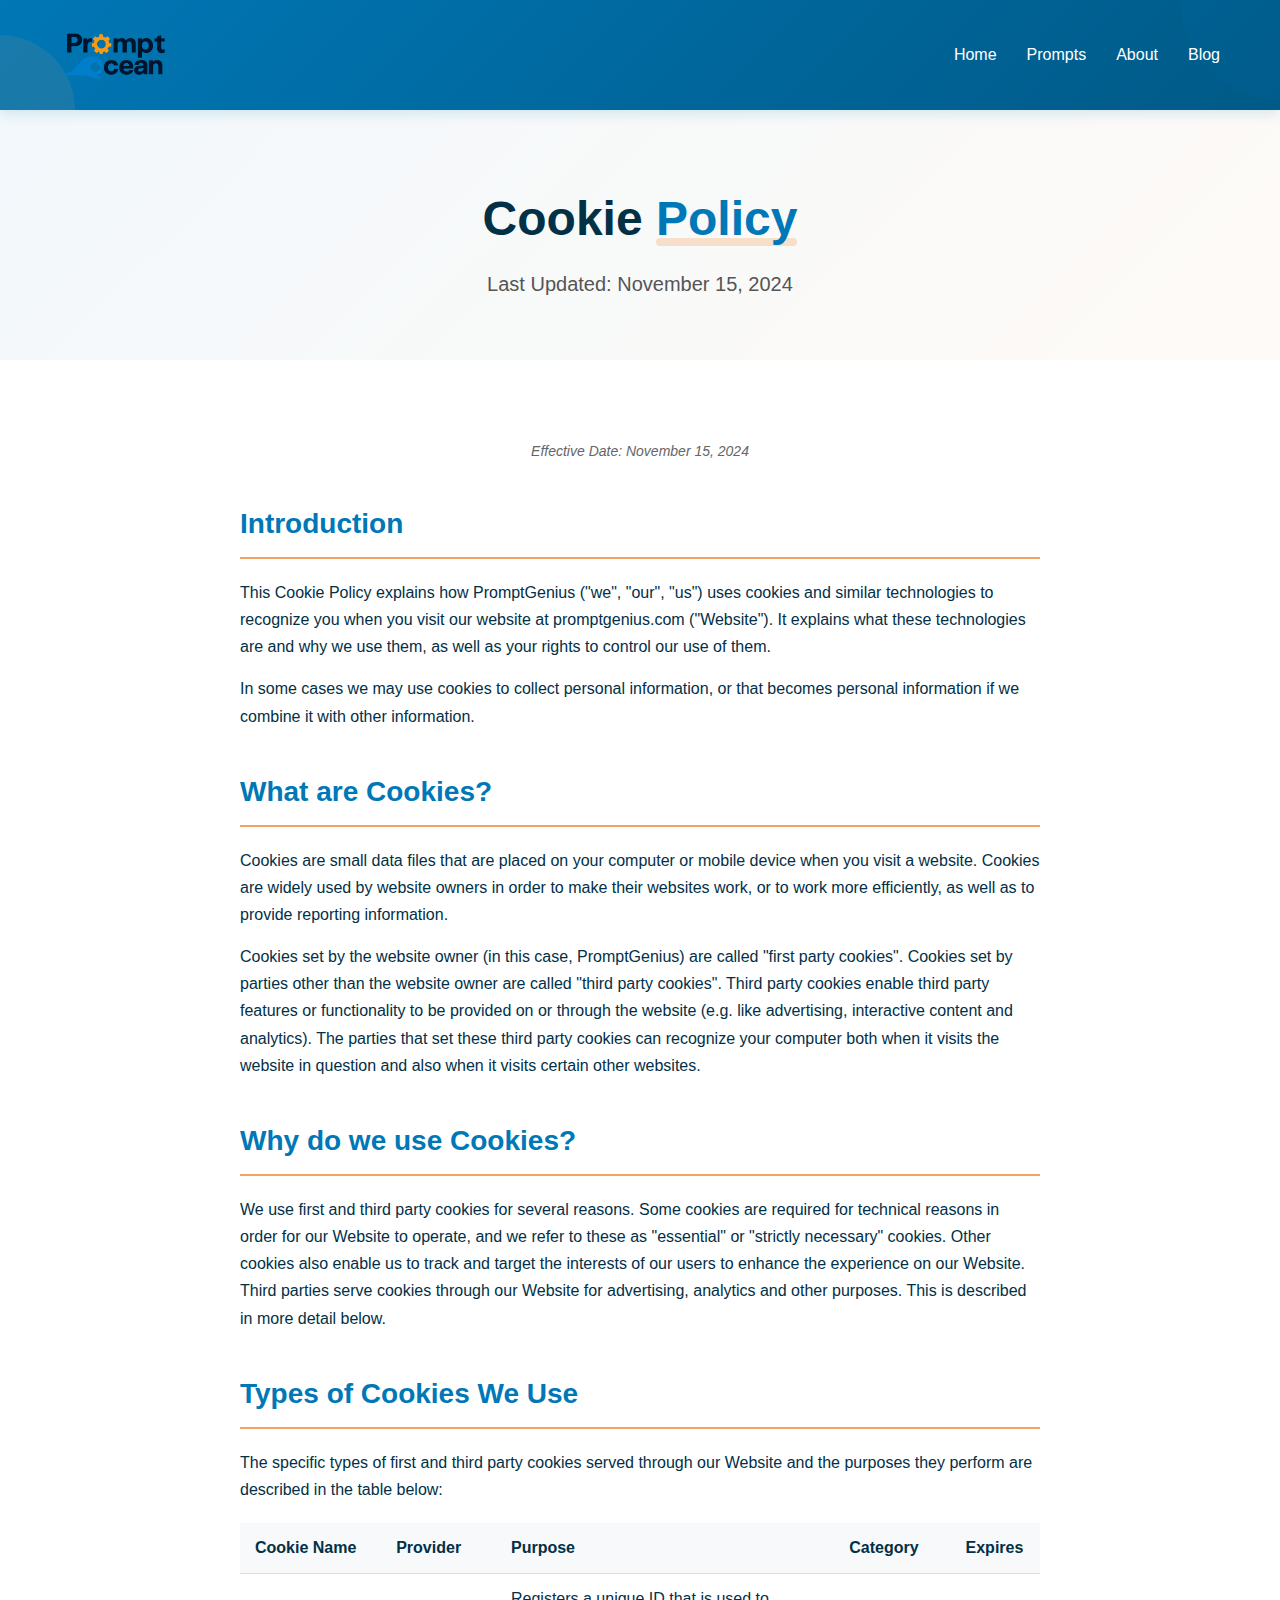
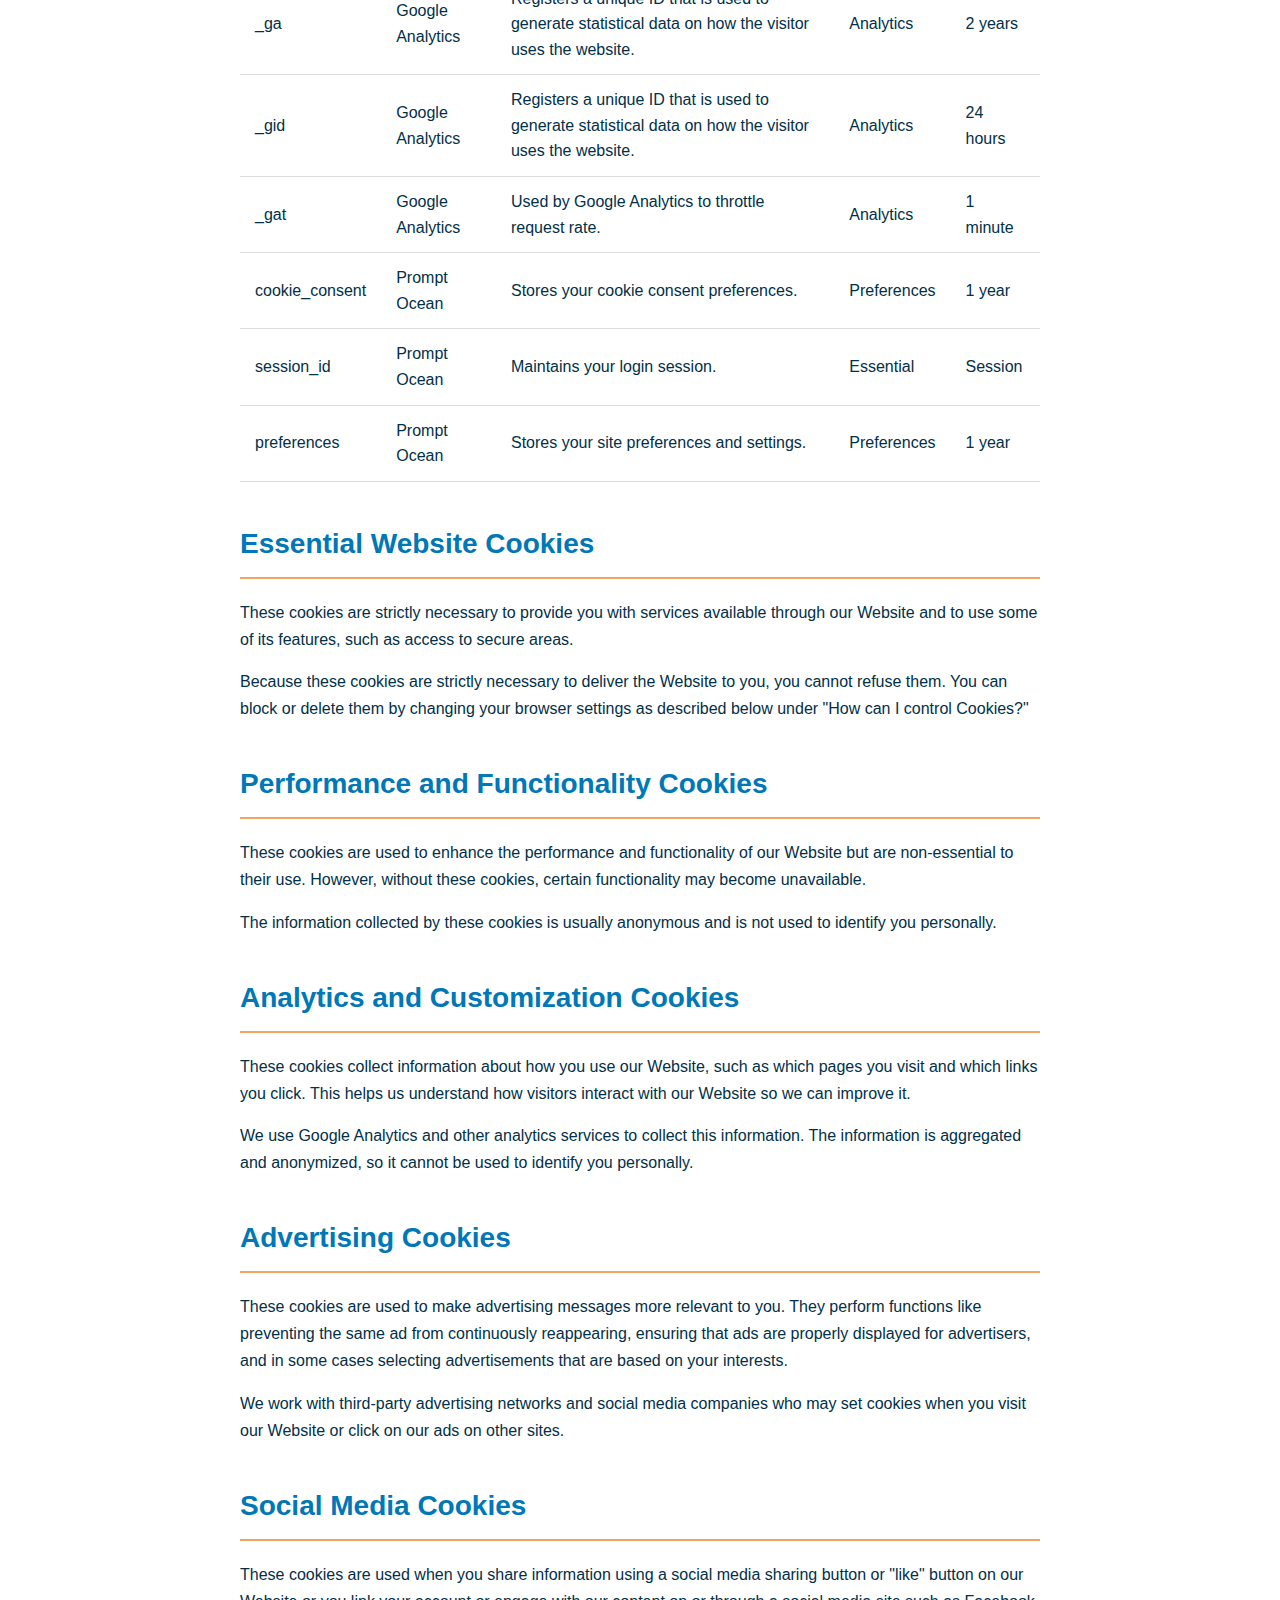
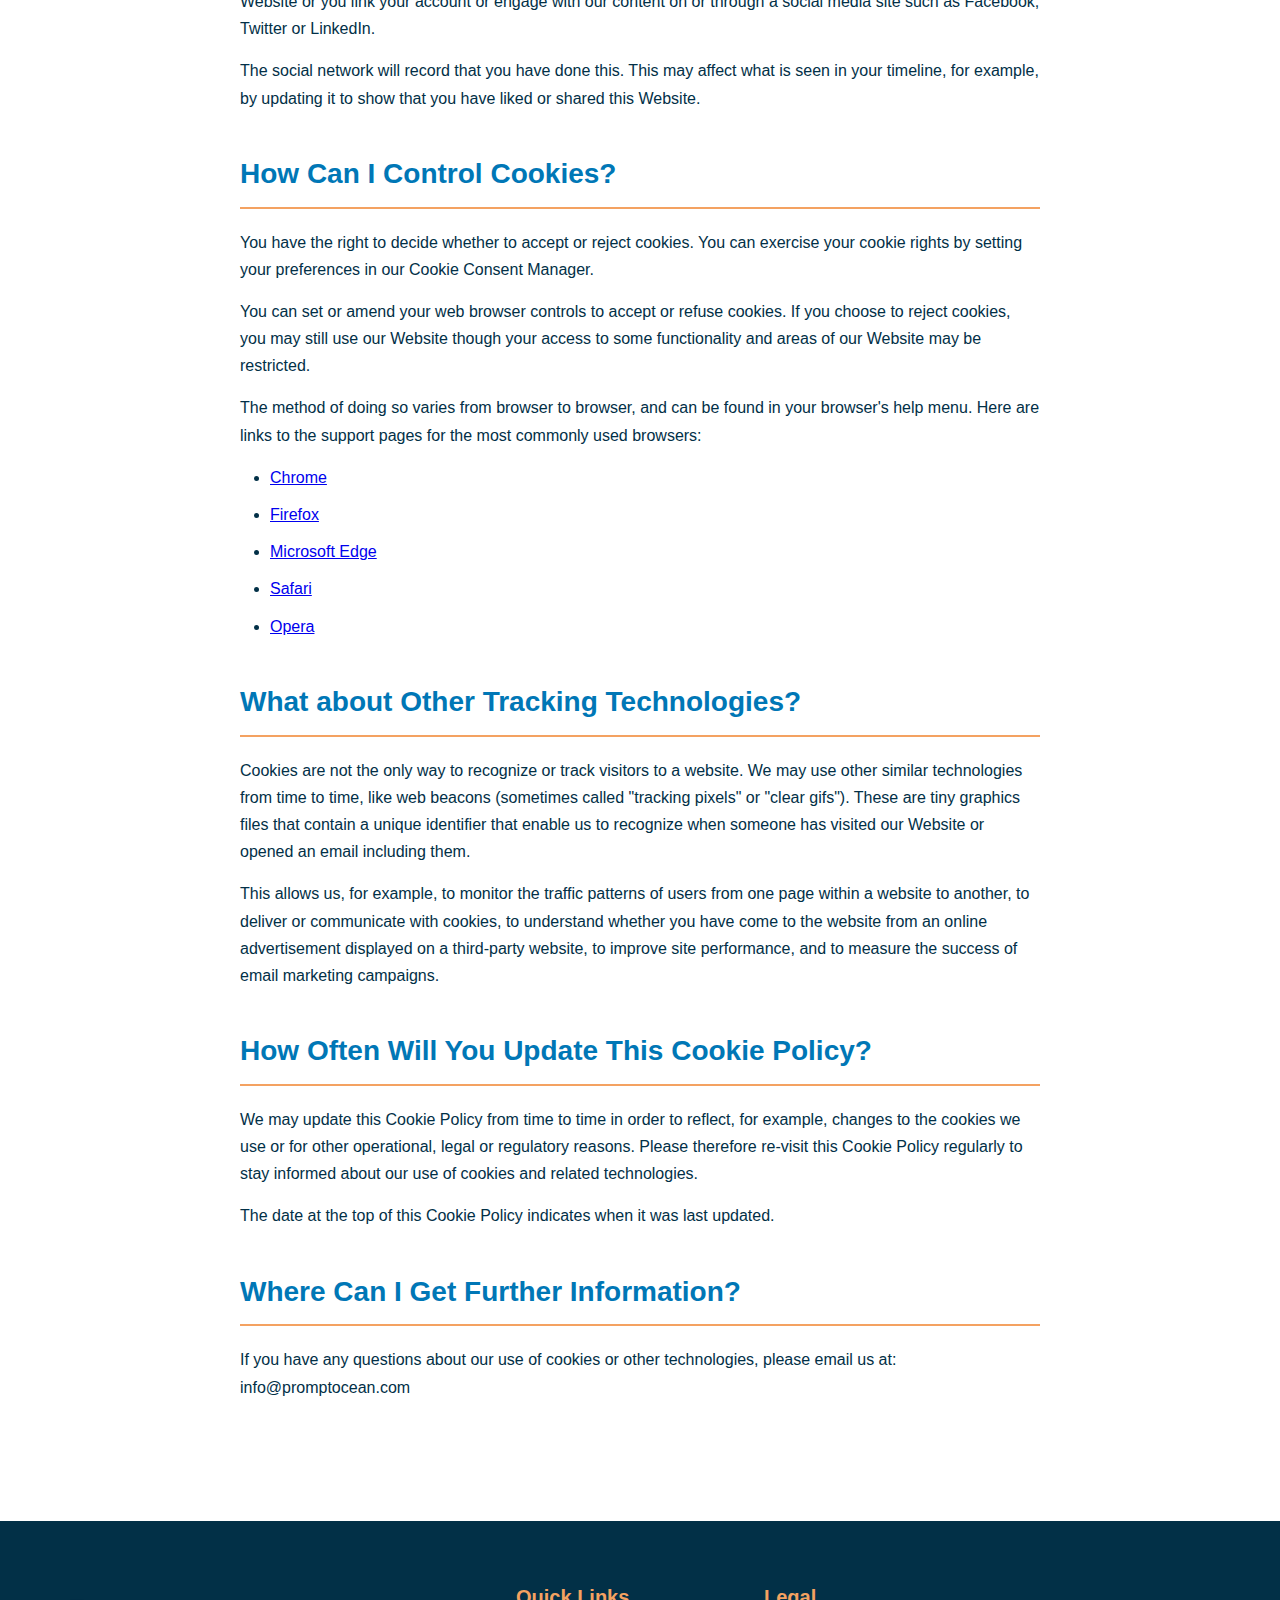
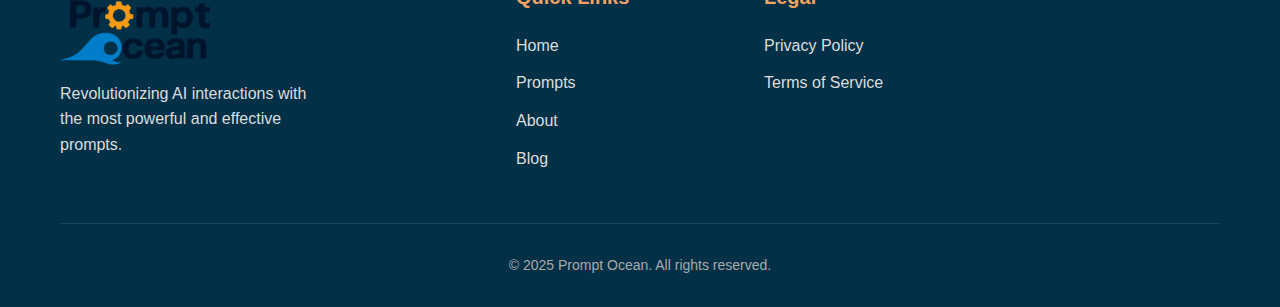
<file: cookie-policy.html>
<!DOCTYPE html>
<html lang="en">
<head>
    <meta charset="UTF-8">
    <meta name="viewport" content="width=device-width, initial-scale=1.0">
    <meta name="description" content="Cookie Policy for Prompt Ocean - Learn about the cookies we use and how they enhance your experience.">
    <title>Cookie Policy | Prompt Ocean</title>
    
    <!-- PWA Meta Tags -->
    <meta name="theme-color" content="#0077B6">
    <meta name="apple-mobile-web-app-capable" content="yes">
    <meta name="apple-mobile-web-app-status-bar-style" content="default">
    <meta name="apple-mobile-web-app-title" content="Prompt Ocean">
    <meta name="msapplication-TileColor" content="#0077B6">
    
    <!-- Icons -->
    <link rel="icon" type="image/png" sizes="32x32" href="assets/img/favicon.png">
    <link rel="apple-touch-icon" href="assets/img/logo.png">
    <link rel="manifest" href="/manifest.json">
    <script src="https://unpkg.com/lucide@latest/dist/umd/lucide.js"></script>
    <style>
        :root {
            --primary: #0077B6;
            --accent: #F4A261;
            --text: #023047;
            --white: #FFFFFF;
            --light-bg: #f8f9fa;
            --gray: #666;
            --border: #ddd;
        }

        * {
            margin: 0;
            padding: 0;
            box-sizing: border-box;
            font-family: 'Segoe UI', Tahoma, Geneva, Verdana, sans-serif;
        }

        body {
            background-color: var(--white);
            color: var(--text);
            line-height: 1.6;
            overflow-x: hidden;
        }

        .container {
            max-width: 1200px;
            margin: 0 auto;
            padding: 0 20px;
        }

        header {
            background: linear-gradient(135deg, var(--primary), #005a87);
            color: var(--white);
            padding: 20px 0;
            box-shadow: 0 4px 12px rgba(0, 119, 182, 0.15);
            position: relative;
            overflow: hidden;
            z-index: 10;
        }

        .header-content {
            display: flex;
            justify-content: space-between;
            align-items: center;
            position: relative;
            z-index: 1;
        }

        .logo {
            display: flex;
            align-items: center;
            cursor: pointer;
        }

        .logo-image {
            height: 70px;
            width: auto;
        }

        nav ul {
            display: flex;
            list-style: none;
            gap: 30px;
        }

        nav a {
            color: var(--white);
            text-decoration: none;
            font-weight: 500;
            font-size: 16px;
            transition: all 0.3s ease;
            position: relative;
        }

        nav a:hover {
            color: var(--accent);
        }

        nav a::after {
            content: '';
            position: absolute;
            bottom: -5px;
            left: 0;
            width: 0;
            height: 2px;
            background-color: var(--accent);
            transition: width 0.3s ease;
        }

        nav a:hover::after {
            width: 100%;
        }

        .hero {
            padding: 80px 0 60px;
            text-align: center;
            background: linear-gradient(135deg, rgba(0, 119, 182, 0.05) 0%, rgba(244, 162, 97, 0.05) 100%);
            position: relative;
            z-index: 1;
        }

        .hero h1 {
            font-size: 48px;
            font-weight: 800;
            margin-bottom: 20px;
            color: var(--text);
            line-height: 1.2;
        }

        .hero p {
            font-size: 20px;
            color: #555;
            max-width: 700px;
            margin: 0 auto;
        }

        .highlight {
            color: var(--primary);
            position: relative;
            display: inline-block;
        }

        .highlight::after {
            content: '';
            position: absolute;
            bottom: 2px;
            left: 0;
            width: 100%;
            height: 8px;
            background-color: rgba(244, 162, 97, 0.3);
            z-index: -1;
            border-radius: 4px;
        }

        main {
            padding: 80px 0;
            background-color: var(--white);
        }

        .policy-content {
            max-width: 800px;
            margin: 0 auto;
        }

        .section {
            margin-bottom: 40px;
        }

        .section h2 {
            font-size: 28px;
            color: var(--primary);
            margin-bottom: 20px;
            padding-bottom: 10px;
            border-bottom: 2px solid var(--accent);
        }

        .section h3 {
            font-size: 22px;
            color: var(--text);
            margin: 25px 0 15px 0;
        }

        .section p {
            margin-bottom: 15px;
            font-size: 16px;
            line-height: 1.7;
        }

        .section ul {
            margin: 15px 0 15px 30px;
        }

        .section ul li {
            margin-bottom: 10px;
            font-size: 16px;
            line-height: 1.7;
        }

        .cookie-table {
            width: 100%;
            border-collapse: collapse;
            margin: 20px 0;
        }

        .cookie-table th, .cookie-table td {
            padding: 12px 15px;
            text-align: left;
            border-bottom: 1px solid var(--border);
        }

        .cookie-table th {
            background-color: var(--light-bg);
            font-weight: 600;
        }

        .cookie-table tr:hover {
            background-color: rgba(0, 119, 182, 0.05);
        }

        .last-updated {
            text-align: center;
            font-size: 14px;
            color: var(--gray);
            margin-bottom: 40px;
            font-style: italic;
        }

        /* Footer */
footer {
    background: var(--text);
    color: var(--white);
    padding: 60px 0 30px;
    position: relative;
    z-index: 1;
}

.footer-content {
    display: grid;
    grid-template-columns: 2fr 1fr 1fr 1fr;
    gap: 40px;
    margin-bottom: 40px;
    align-items: flex-start;
}

.footer-column {
    min-width: 200px;
}

.footer-column h3 {
    font-size: 20px;
    margin-bottom: 20px;
    color: var(--accent);
}

.footer-column ul {
    list-style: none;
    padding: 0;
    margin: 0;
}

.footer-column ul li {
    margin-bottom: 12px;
}

.footer-column a {
    color: #ddd;
    text-decoration: none;
    transition: all 0.3s ease;
}

.footer-column a:hover {
    color: var(--accent);
    padding-left: 5px;
}

.social-icons {
    display: flex;
    gap: 15px;
    margin-top: 20px;
}

.social-icons a {
    display: flex;
    align-items: center;
    justify-content: center;
    width: 40px;
    height: 40px;
    background: rgba(255, 255, 255, 0.1);
    border-radius: 50%;
    transition: all 0.3s ease;
}

.social-icons a:hover {
    background: var(--accent);
    transform: translateY(-3px);
}

.copyright {
    text-align: center;
    padding-top: 30px;
    border-top: 1px solid rgba(255, 255, 255, 0.1);
    color: #aaa;
    font-size: 14px;
}

.footer-logo {
    height: 100px;
}

.floating-element {
    position: absolute;
    opacity: 0.1;
    z-index: 0;
}

.circle-1 {
    width: 200px;
    height: 200px;
    border-radius: 50%;
    background: var(--primary);
    top: -100px;
    right: -100px;
}

.circle-2 {
    width: 150px;
    height: 150px;
    border-radius: 50%;
    background: var(--accent);
    bottom: -75px;
    left: -75px;
}

/* Mobile Responsive Footer */
@media (max-width: 1024px) {
    .footer-content {
        grid-template-columns: 1.5fr 1fr 1fr 1fr;
        gap: 25px;
    }
}

@media (max-width: 768px) {
    footer {
        padding: 40px 0 20px;
    }
    .footer-content {
        display: flex;
        flex-direction: column;
        gap: 30px;
        text-align: center;
        align-items: center;
    }
    .footer-column {
        margin-bottom: 20px;
        min-width: 0;
    }
    .footer-column h3 {
        text-align: center;
        margin-bottom: 15px;
    }
    .footer-column ul li {
        text-align: center;
    }
    .social-icons {
        justify-content: center;
    }
}

@media (max-width: 480px) {
    footer {
        padding: 30px 0 15px;
    }
    .footer-content {
        gap: 25px;
    }
    .footer-column h3 {
        font-size: 18px;
    }
    .footer-column ul li {
        margin-bottom: 10px;
    }
    .social-icons {
        justify-content: center;
    }
}
    </style>
    <script src="https://unpkg.com/lucide@latest/dist/umd/lucide.js"></script>
</head>
<body>
    <header>
        <div class="container">
            <div class="header-content">
                <div class="logo" onclick="window.location.href='index.html'">
                    <img src="assets/img/logo.png" alt="PromptGenius Logo" class="logo-image">
                </div>
                <nav>
                    <ul>
                        <li><a href="index.html">Home</a></li>
                        <li><a href="prompts.html">Prompts</a></li>
                        <li><a href="about.html">About</a></li>
                        <li><a href="blog.html">Blog</a></li>
                    </ul>
                </nav>
            </div>
        </div>
        <div class="floating-element circle-1"></div>
        <div class="floating-element circle-2"></div>
    </header>

    <section class="hero">
        <div class="container">
            <h1>Cookie <span class="highlight">Policy</span></h1>
            <p>Last Updated: November 15, 2024</p>
        </div>
    </section>

    <main>
        <div class="container">
            <div class="policy-content">
                <p class="last-updated">Effective Date: November 15, 2024</p>

                <div class="section">
                    <h2>Introduction</h2>
                    <p>This Cookie Policy explains how PromptGenius ("we", "our", "us") uses cookies and similar technologies to recognize you when you visit our website at promptgenius.com ("Website"). It explains what these technologies are and why we use them, as well as your rights to control our use of them.</p>
                    <p>In some cases we may use cookies to collect personal information, or that becomes personal information if we combine it with other information.</p>
                </div>

                <div class="section">
                    <h2>What are Cookies?</h2>
                    <p>Cookies are small data files that are placed on your computer or mobile device when you visit a website. Cookies are widely used by website owners in order to make their websites work, or to work more efficiently, as well as to provide reporting information.</p>
                    <p>Cookies set by the website owner (in this case, PromptGenius) are called "first party cookies". Cookies set by parties other than the website owner are called "third party cookies". Third party cookies enable third party features or functionality to be provided on or through the website (e.g. like advertising, interactive content and analytics). The parties that set these third party cookies can recognize your computer both when it visits the website in question and also when it visits certain other websites.</p>
                </div>

                <div class="section">
                    <h2>Why do we use Cookies?</h2>
                    <p>We use first and third party cookies for several reasons. Some cookies are required for technical reasons in order for our Website to operate, and we refer to these as "essential" or "strictly necessary" cookies. Other cookies also enable us to track and target the interests of our users to enhance the experience on our Website. Third parties serve cookies through our Website for advertising, analytics and other purposes. This is described in more detail below.</p>
                </div>

                <div class="section">
                    <h2>Types of Cookies We Use</h2>
                    <p>The specific types of first and third party cookies served through our Website and the purposes they perform are described in the table below:</p>
                    
                    <table class="cookie-table">
                        <thead>
                            <tr>
                                <th>Cookie Name</th>
                                <th>Provider</th>
                                <th>Purpose</th>
                                <th>Category</th>
                                <th>Expires</th>
                            </tr>
                        </thead>
                        <tbody>
                            <tr>
                                <td>_ga</td>
                                <td>Google Analytics</td>
                                <td>Registers a unique ID that is used to generate statistical data on how the visitor uses the website.</td>
                                <td>Analytics</td>
                                <td>2 years</td>
                            </tr>
                            <tr>
                                <td>_gid</td>
                                <td>Google Analytics</td>
                                <td>Registers a unique ID that is used to generate statistical data on how the visitor uses the website.</td>
                                <td>Analytics</td>
                                <td>24 hours</td>
                            </tr>
                            <tr>
                                <td>_gat</td>
                                <td>Google Analytics</td>
                                <td>Used by Google Analytics to throttle request rate.</td>
                                <td>Analytics</td>
                                <td>1 minute</td>
                            </tr>
                            <tr>
                                <td>cookie_consent</td>
                                <td>Prompt Ocean</td>
                                <td>Stores your cookie consent preferences.</td>
                                <td>Preferences</td>
                                <td>1 year</td>
                            </tr>
                            <tr>
                                <td>session_id</td>
                                <td>Prompt Ocean</td>
                                <td>Maintains your login session.</td>
                                <td>Essential</td>
                                <td>Session</td>
                            </tr>
                            <tr>
                                <td>preferences</td>
                                <td>Prompt Ocean</td>
                                <td>Stores your site preferences and settings.</td>
                                <td>Preferences</td>
                                <td>1 year</td>
                            </tr>
                        </tbody>
                    </table>
                </div>

                <div class="section">
                    <h2>Essential Website Cookies</h2>
                    <p>These cookies are strictly necessary to provide you with services available through our Website and to use some of its features, such as access to secure areas.</p>
                    <p>Because these cookies are strictly necessary to deliver the Website to you, you cannot refuse them. You can block or delete them by changing your browser settings as described below under "How can I control Cookies?"</p>
                </div>

                <div class="section">
                    <h2>Performance and Functionality Cookies</h2>
                    <p>These cookies are used to enhance the performance and functionality of our Website but are non-essential to their use. However, without these cookies, certain functionality may become unavailable.</p>
                    <p>The information collected by these cookies is usually anonymous and is not used to identify you personally.</p>
                </div>

                <div class="section">
                    <h2>Analytics and Customization Cookies</h2>
                    <p>These cookies collect information about how you use our Website, such as which pages you visit and which links you click. This helps us understand how visitors interact with our Website so we can improve it.</p>
                    <p>We use Google Analytics and other analytics services to collect this information. The information is aggregated and anonymized, so it cannot be used to identify you personally.</p>
                </div>

                <div class="section">
                    <h2>Advertising Cookies</h2>
                    <p>These cookies are used to make advertising messages more relevant to you. They perform functions like preventing the same ad from continuously reappearing, ensuring that ads are properly displayed for advertisers, and in some cases selecting advertisements that are based on your interests.</p>
                    <p>We work with third-party advertising networks and social media companies who may set cookies when you visit our Website or click on our ads on other sites.</p>
                </div>

                <div class="section">
                    <h2>Social Media Cookies</h2>
                    <p>These cookies are used when you share information using a social media sharing button or "like" button on our Website or you link your account or engage with our content on or through a social media site such as Facebook, Twitter or LinkedIn.</p>
                    <p>The social network will record that you have done this. This may affect what is seen in your timeline, for example, by updating it to show that you have liked or shared this Website.</p>
                </div>

                <div class="section">
                    <h2>How Can I Control Cookies?</h2>
                    <p>You have the right to decide whether to accept or reject cookies. You can exercise your cookie rights by setting your preferences in our Cookie Consent Manager.</p>
                    <p>You can set or amend your web browser controls to accept or refuse cookies. If you choose to reject cookies, you may still use our Website though your access to some functionality and areas of our Website may be restricted.</p>
                    <p>The method of doing so varies from browser to browser, and can be found in your browser's help menu. Here are links to the support pages for the most commonly used browsers:</p>
                    <ul>
                        <li><a href="https://support.google.com/chrome/answer/95647" target="_blank">Chrome</a></li>
                        <li><a href="https://support.mozilla.org/en-US/kb/enable-and-disable-cookies-website-preferences" target="_blank">Firefox</a></li>
                        <li><a href="https://support.microsoft.com/en-us/help/4468242/microsoft-edge-browsing-data-and-privacy" target="_blank">Microsoft Edge</a></li>
                        <li><a href="https://support.apple.com/en-us/HT201265" target="_blank">Safari</a></li>
                        <li><a href="https://help.opera.com/en/latest/web-preferences/" target="_blank">Opera</a></li>
                    </ul>
                </div>

                <div class="section">
                    <h2>What about Other Tracking Technologies?</h2>
                    <p>Cookies are not the only way to recognize or track visitors to a website. We may use other similar technologies from time to time, like web beacons (sometimes called "tracking pixels" or "clear gifs"). These are tiny graphics files that contain a unique identifier that enable us to recognize when someone has visited our Website or opened an email including them.</p>
                    <p>This allows us, for example, to monitor the traffic patterns of users from one page within a website to another, to deliver or communicate with cookies, to understand whether you have come to the website from an online advertisement displayed on a third-party website, to improve site performance, and to measure the success of email marketing campaigns.</p>
                </div>

                <div class="section">
                    <h2>How Often Will You Update This Cookie Policy?</h2>
                    <p>We may update this Cookie Policy from time to time in order to reflect, for example, changes to the cookies we use or for other operational, legal or regulatory reasons. Please therefore re-visit this Cookie Policy regularly to stay informed about our use of cookies and related technologies.</p>
                    <p>The date at the top of this Cookie Policy indicates when it was last updated.</p>
                </div>

                <div class="section">
                    <h2>Where Can I Get Further Information?</h2>
                    <p>If you have any questions about our use of cookies or other technologies, please email us at: info@promptocean.com</p>
                </div>
            </div>
        </div>
    </main>

    <footer>
        <div class="container">
            <div class="footer-content">
                <div class="footer-column">
                    <div class="logo" onclick="window.location.href='index.html'" style="cursor: pointer;">
                        <img src="assets/img/logo.png" alt="Prompt Ocean Logo" class="logo-image footer-logo" style="height: 100px;">
                    </div>
                    <p style="color: #ddd; margin-bottom: 20px; max-width: 250px;">Revolutionizing AI interactions with the most powerful and effective prompts.</p>
                    
                </div>
                <div class="footer-column">
                    <h3>Quick Links</h3>
                    <ul>
                        <li><a href="index.html">Home</a></li>
                        <li><a href="prompts.html">Prompts</a></li>
                        <li><a href="about.html">About</a></li>
                        <li><a href="blog.html">Blog</a></li>
                    </ul>
                </div>
                <div class="footer-column">
                    <h3>Legal</h3>
                    <ul>
                        <li><a href="privacy-policy.html">Privacy Policy</a></li>
                        <li><a href="terms-of-service.html">Terms of Service</a></li>
                    </ul>
                </div>
            </div>
            <div class="copyright">
                &copy; 2025 Prompt Ocean. All rights reserved.
            </div>
        </div>
    </footer>

    <script>
        // Logo click functionality
        document.querySelectorAll('.logo').forEach(logo => {
            logo.addEventListener('click', function() {
                window.location.href = 'index.html';
            });
        });

        // Smooth scrolling for navigation links
        document.querySelectorAll('a[href^="#"]').forEach(anchor => {
            anchor.addEventListener('click', function (e) {
                e.preventDefault();
                const target = document.querySelector(this.getAttribute('href'));
                if (target) {
                    window.scrollTo({
                        top: target.offsetTop - 100,
                        behavior: 'smooth'
                    });
                }
            });
        });
    </script>
</body>
</html>
</file>
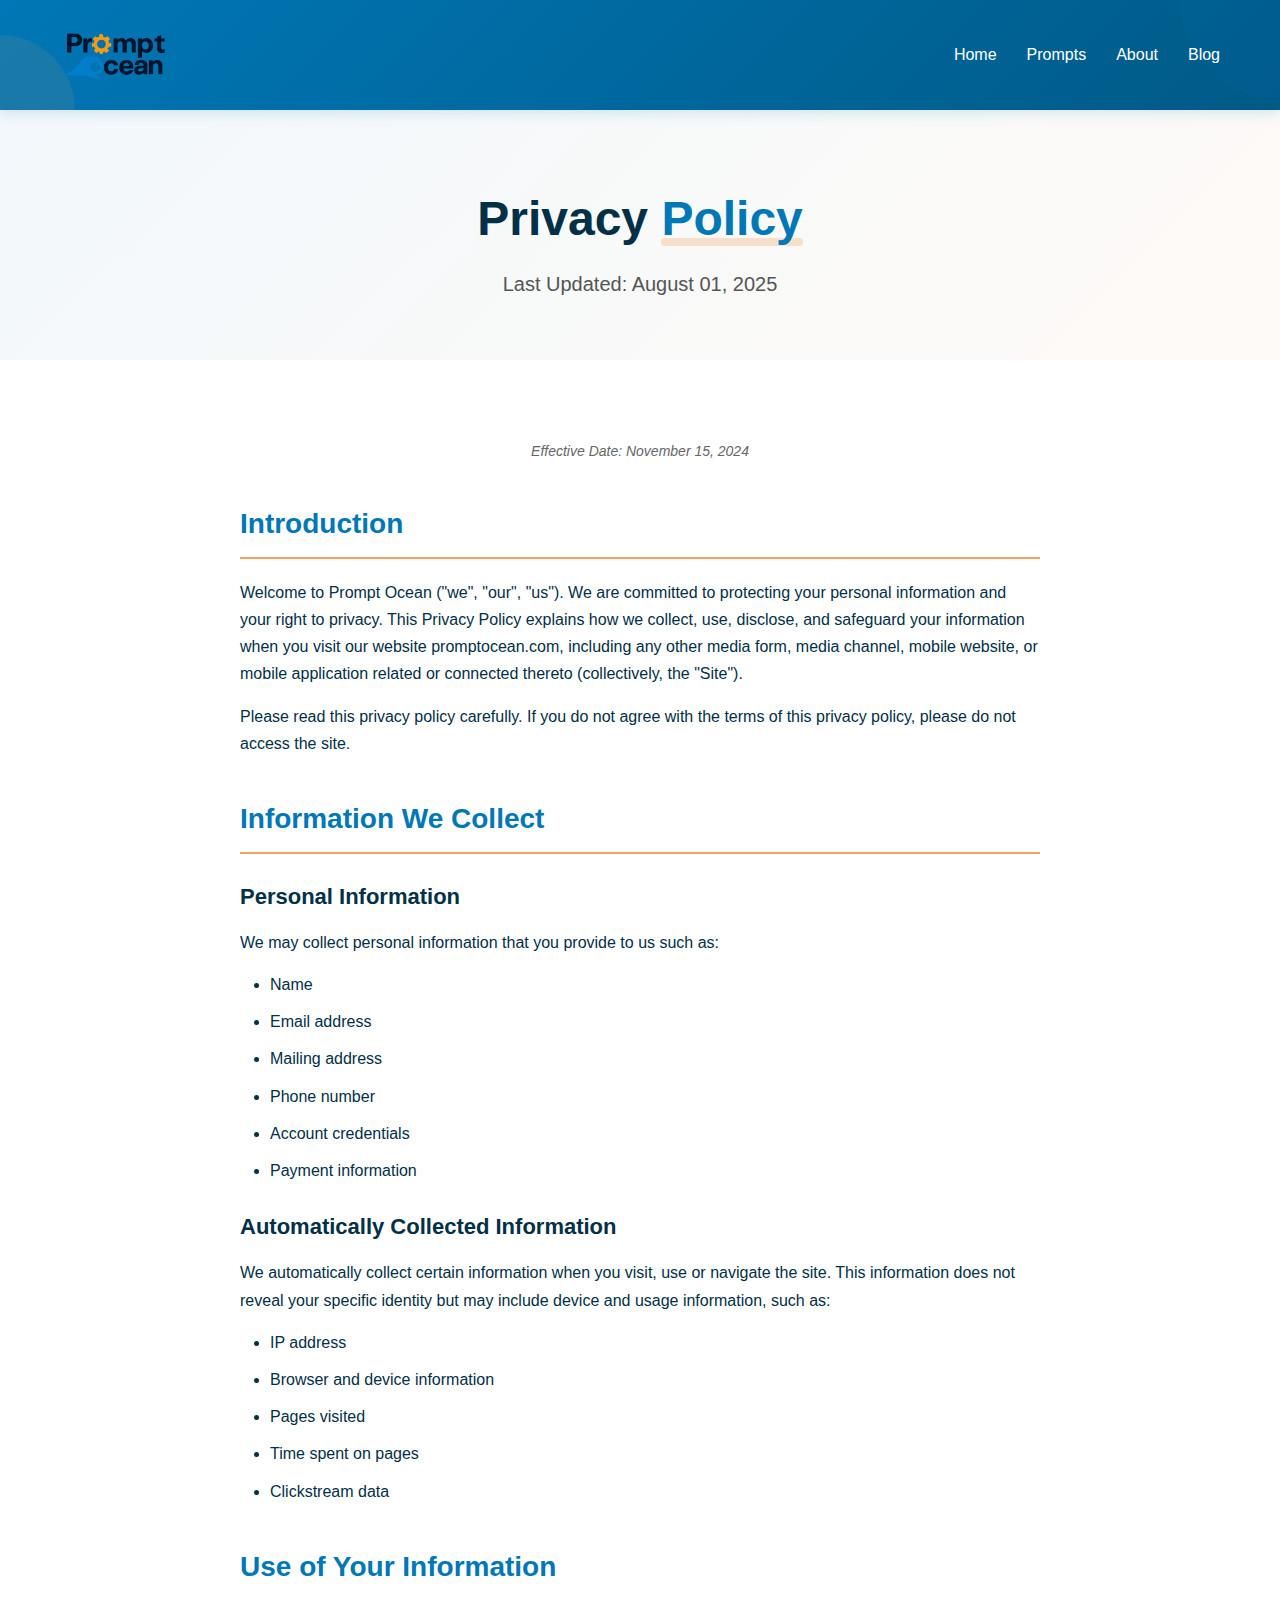
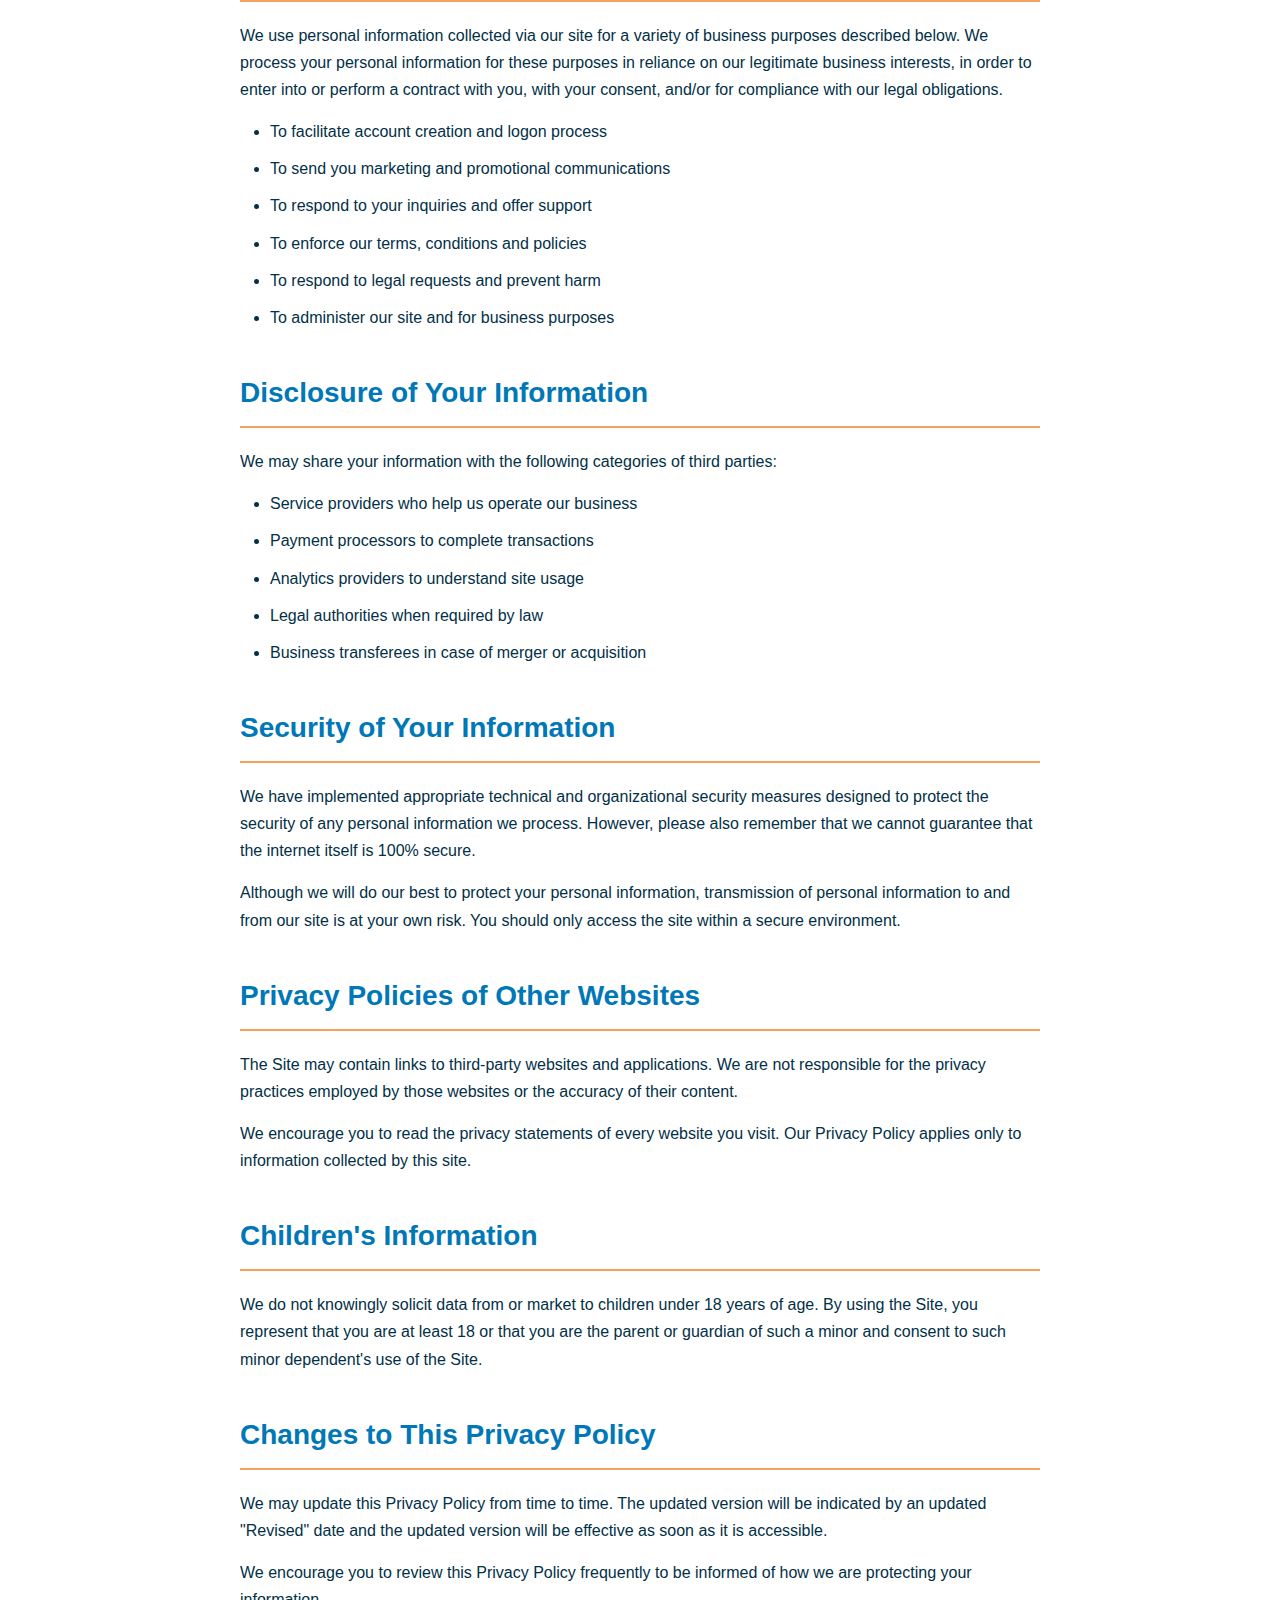
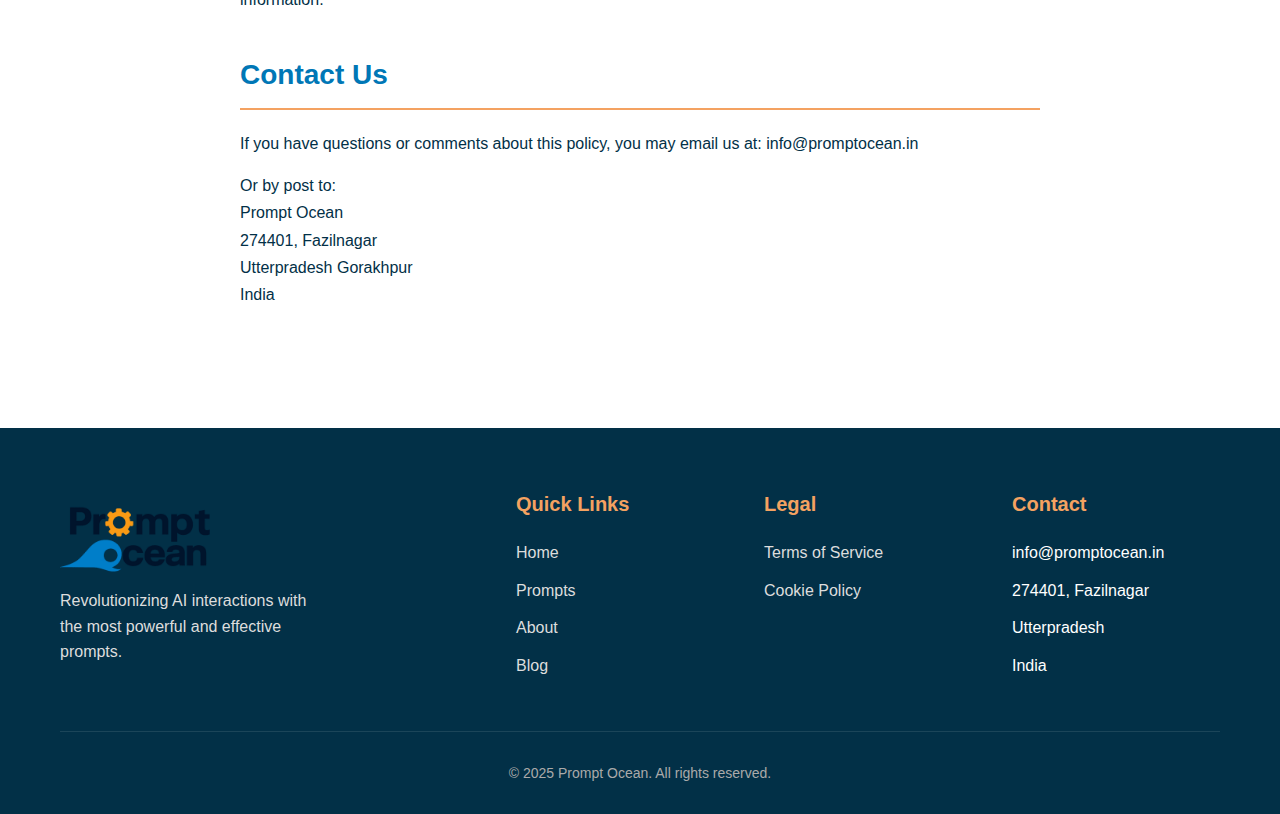
<file: privacy-policy.html>
<!DOCTYPE html>
<html lang="en">
<head>
    <meta charset="UTF-8">
    <meta name="viewport" content="width=device-width, initial-scale=1.0">
    <meta name="description" content="Privacy Policy for Prompt Ocean - Learn how we collect, use, and protect your personal information.">
    <title>Privacy Policy | Prompt Ocean</title>
    
    <!-- PWA Meta Tags -->
    <meta name="theme-color" content="#0077B6">
    <meta name="apple-mobile-web-app-capable" content="yes">
    <meta name="apple-mobile-web-app-status-bar-style" content="default">
    <meta name="apple-mobile-web-app-title" content="Prompt Ocean">
    <meta name="msapplication-TileColor" content="#0077B6">
    
    <!-- Icons -->
    <link rel="icon" type="image/png" sizes="32x32" href="assets/img/favicon.png">
    <link rel="apple-touch-icon" href="assets/img/logo.png">
    <link rel="manifest" href="/manifest.json">
    <script src="https://unpkg.com/lucide@latest/dist/umd/lucide.js"></script>
    <style>
        :root {
            --primary: #0077B6;
            --accent: #F4A261;
            --text: #023047;
            --white: #FFFFFF;
            --light-bg: #f8f9fa;
            --gray: #666;
            --border: #ddd;
        }

        * {
            margin: 0;
            padding: 0;
            box-sizing: border-box;
            font-family: 'Segoe UI', Tahoma, Geneva, Verdana, sans-serif;
        }

        body {
            background-color: var(--white);
            color: var(--text);
            line-height: 1.6;
            overflow-x: hidden;
        }

        .container {
            max-width: 1200px;
            margin: 0 auto;
            padding: 0 20px;
        }

        header {
            background: linear-gradient(135deg, var(--primary), #005a87);
            color: var(--white);
            padding: 20px 0;
            box-shadow: 0 4px 12px rgba(0, 119, 182, 0.15);
            position: relative;
            overflow: hidden;
            z-index: 10;
        }

        .header-content {
            display: flex;
            justify-content: space-between;
            align-items: center;
            position: relative;
            z-index: 1;
        }

        .logo {
            display: flex;
            align-items: center;
            cursor: pointer;
        }

        .logo-image {
            height: 70px;
            width: auto;
        }

        nav ul {
            display: flex;
            list-style: none;
            gap: 30px;
        }

        nav a {
            color: var(--white);
            text-decoration: none;
            font-weight: 500;
            font-size: 16px;
            transition: all 0.3s ease;
            position: relative;
        }

        nav a:hover {
            color: var(--accent);
        }

        nav a::after {
            content: '';
            position: absolute;
            bottom: -5px;
            left: 0;
            width: 0;
            height: 2px;
            background-color: var(--accent);
            transition: width 0.3s ease;
        }

        nav a:hover::after {
            width: 100%;
        }

        .hero {
            padding: 80px 0 60px;
            text-align: center;
            background: linear-gradient(135deg, rgba(0, 119, 182, 0.05) 0%, rgba(244, 162, 97, 0.05) 100%);
            position: relative;
            z-index: 1;
        }

        .hero h1 {
            font-size: 48px;
            font-weight: 800;
            margin-bottom: 20px;
            color: var(--text);
            line-height: 1.2;
        }

        .hero p {
            font-size: 20px;
            color: #555;
            max-width: 700px;
            margin: 0 auto;
        }

        .highlight {
            color: var(--primary);
            position: relative;
            display: inline-block;
        }

        .highlight::after {
            content: '';
            position: absolute;
            bottom: 2px;
            left: 0;
            width: 100%;
            height: 8px;
            background-color: rgba(244, 162, 97, 0.3);
            z-index: -1;
            border-radius: 4px;
        }

        main {
            padding: 80px 0;
            background-color: var(--white);
        }

        .policy-content {
            max-width: 800px;
            margin: 0 auto;
        }

        .section {
            margin-bottom: 40px;
        }

        .section h2 {
            font-size: 28px;
            color: var(--primary);
            margin-bottom: 20px;
            padding-bottom: 10px;
            border-bottom: 2px solid var(--accent);
        }

        .section h3 {
            font-size: 22px;
            color: var(--text);
            margin: 25px 0 15px 0;
        }

        .section p {
            margin-bottom: 15px;
            font-size: 16px;
            line-height: 1.7;
        }

        .section ul {
            margin: 15px 0 15px 30px;
        }

        .section ul li {
            margin-bottom: 10px;
            font-size: 16px;
            line-height: 1.7;
        }

        .last-updated {
            text-align: center;
            font-size: 14px;
            color: var(--gray);
            margin-bottom: 40px;
            font-style: italic;
        }

       /* Footer */
footer {
    background: var(--text);
    color: var(--white);
    padding: 60px 0 30px;
    position: relative;
    z-index: 1;
}

.footer-content {
    display: grid;
    grid-template-columns: 2fr 1fr 1fr 1fr;
    gap: 40px;
    margin-bottom: 40px;
    align-items: flex-start;
}

.footer-column {
    min-width: 200px;
}

.footer-column h3 {
    font-size: 20px;
    margin-bottom: 20px;
    color: var(--accent);
}

.footer-column ul {
    list-style: none;
    padding: 0;
    margin: 0;
}

.footer-column ul li {
    margin-bottom: 12px;
}

.footer-column a {
    color: #ddd;
    text-decoration: none;
    transition: all 0.3s ease;
}

.footer-column a:hover {
    color: var(--accent);
    padding-left: 5px;
}

.social-icons {
    display: flex;
    gap: 15px;
    margin-top: 20px;
}

.social-icons a {
    display: flex;
    align-items: center;
    justify-content: center;
    width: 40px;
    height: 40px;
    background: rgba(255, 255, 255, 0.1);
    border-radius: 50%;
    transition: all 0.3s ease;
}

.social-icons a:hover {
    background: var(--accent);
    transform: translateY(-3px);
}

.copyright {
    text-align: center;
    padding-top: 30px;
    border-top: 1px solid rgba(255, 255, 255, 0.1);
    color: #aaa;
    font-size: 14px;
}

.footer-logo {
    height: 100px;
}

.floating-element {
    position: absolute;
    opacity: 0.1;
    z-index: 0;
}

.circle-1 {
    width: 200px;
    height: 200px;
    border-radius: 50%;
    background: var(--primary);
    top: -100px;
    right: -100px;
}

.circle-2 {
    width: 150px;
    height: 150px;
    border-radius: 50%;
    background: var(--accent);
    bottom: -75px;
    left: -75px;
}

/* Mobile Responsive Footer */
@media (max-width: 1024px) {
    .footer-content {
        grid-template-columns: 1.5fr 1fr 1fr 1fr;
        gap: 25px;
    }
}

@media (max-width: 768px) {
    footer {
        padding: 40px 0 20px;
    }
    .footer-content {
        display: flex;
        flex-direction: column;
        gap: 30px;
        text-align: center;
        align-items: center;
    }
    .footer-column {
        margin-bottom: 20px;
        min-width: 0;
    }
    .footer-column h3 {
        text-align: center;
        margin-bottom: 15px;
    }
    .footer-column ul li {
        text-align: center;
    }
    .social-icons {
        justify-content: center;
    }
}

@media (max-width: 480px) {
    footer {
        padding: 30px 0 15px;
    }
    .footer-content {
        gap: 25px;
    }
    .footer-column h3 {
        font-size: 18px;
    }
    .footer-column ul li {
        margin-bottom: 10px;
    }
    .social-icons {
        justify-content: center;
    }
}
    </style>
    <script src="https://unpkg.com/lucide@latest/dist/umd/lucide.js"></script>
</head>
<body>
    <header>
        <div class="container">
            <div class="header-content">
                <div class="logo" onclick="window.location.href='index.html'">
                    <img src="assets/img/logo.png" alt="Prompt Ocean Logo" class="logo-image">
                </div>
                <nav>
                    <ul>
                        <li><a href="index.html">Home</a></li>
                        <li><a href="prompts.html">Prompts</a></li>
                        <li><a href="about.html">About</a></li>
                        <li><a href="blog.html">Blog</a></li>
                    </ul>
                </nav>
            </div>
        </div>
        <div class="floating-element circle-1"></div>
        <div class="floating-element circle-2"></div>
    </header>

    <section class="hero">
        <div class="container">
            <h1>Privacy <span class="highlight">Policy</span></h1>
            <p>Last Updated: August 01, 2025</p>
        </div>
    </section>

    <main>
        <div class="container">
            <div class="policy-content">
                <p class="last-updated">Effective Date: November 15, 2024</p>

                <div class="section">
                    <h2>Introduction</h2>
                    <p>Welcome to Prompt Ocean ("we", "our", "us"). We are committed to protecting your personal information and your right to privacy. This Privacy Policy explains how we collect, use, disclose, and safeguard your information when you visit our website promptocean.com, including any other media form, media channel, mobile website, or mobile application related or connected thereto (collectively, the "Site").</p>
                    <p>Please read this privacy policy carefully. If you do not agree with the terms of this privacy policy, please do not access the site.</p>
                </div>

                <div class="section">
                    <h2>Information We Collect</h2>
                    <h3>Personal Information</h3>
                    <p>We may collect personal information that you provide to us such as:</p>
                    <ul>
                        <li>Name</li>
                        <li>Email address</li>
                        <li>Mailing address</li>
                        <li>Phone number</li>
                        <li>Account credentials</li>
                        <li>Payment information</li>
                    </ul>

                    <h3>Automatically Collected Information</h3>
                    <p>We automatically collect certain information when you visit, use or navigate the site. This information does not reveal your specific identity but may include device and usage information, such as:</p>
                    <ul>
                        <li>IP address</li>
                        <li>Browser and device information</li>
                        <li>Pages visited</li>
                        <li>Time spent on pages</li>
                        <li>Clickstream data</li>
                    </ul>
                </div>

                <div class="section">
                    <h2>Use of Your Information</h2>
                    <p>We use personal information collected via our site for a variety of business purposes described below. We process your personal information for these purposes in reliance on our legitimate business interests, in order to enter into or perform a contract with you, with your consent, and/or for compliance with our legal obligations.</p>
                    <ul>
                        <li>To facilitate account creation and logon process</li>
                        <li>To send you marketing and promotional communications</li>
                        <li>To respond to your inquiries and offer support</li>
                        <li>To enforce our terms, conditions and policies</li>
                        <li>To respond to legal requests and prevent harm</li>
                        <li>To administer our site and for business purposes</li>
                    </ul>
                </div>

                <div class="section">
                    <h2>Disclosure of Your Information</h2>
                    <p>We may share your information with the following categories of third parties:</p>
                    <ul>
                        <li>Service providers who help us operate our business</li>
                        <li>Payment processors to complete transactions</li>
                        <li>Analytics providers to understand site usage</li>
                        <li>Legal authorities when required by law</li>
                        <li>Business transferees in case of merger or acquisition</li>
                    </ul>
                </div>

                <div class="section">
                    <h2>Security of Your Information</h2>
                    <p>We have implemented appropriate technical and organizational security measures designed to protect the security of any personal information we process. However, please also remember that we cannot guarantee that the internet itself is 100% secure.</p>
                    <p>Although we will do our best to protect your personal information, transmission of personal information to and from our site is at your own risk. You should only access the site within a secure environment.</p>
                </div>

                <div class="section">
                    <h2>Privacy Policies of Other Websites</h2>
                    <p>The Site may contain links to third-party websites and applications. We are not responsible for the privacy practices employed by those websites or the accuracy of their content.</p>
                    <p>We encourage you to read the privacy statements of every website you visit. Our Privacy Policy applies only to information collected by this site.</p>
                </div>

                <div class="section">
                    <h2>Children's Information</h2>
                    <p>We do not knowingly solicit data from or market to children under 18 years of age. By using the Site, you represent that you are at least 18 or that you are the parent or guardian of such a minor and consent to such minor dependent's use of the Site.</p>
                </div>

                <div class="section">
                    <h2>Changes to This Privacy Policy</h2>
                    <p>We may update this Privacy Policy from time to time. The updated version will be indicated by an updated "Revised" date and the updated version will be effective as soon as it is accessible.</p>
                    <p>We encourage you to review this Privacy Policy frequently to be informed of how we are protecting your information.</p>
                </div>

                <div class="section">
                    <h2>Contact Us</h2>
                    <p>If you have questions or comments about this policy, you may email us at: info@promptocean.in</p>
                    <p>Or by post to:<br>
                    Prompt Ocean<br>
                    274401, Fazilnagar<br>
                    Utterpradesh Gorakhpur<br>
                    India</p>
                </div>
            </div>
        </div>
    </main>

    <footer>
        <div class="container">
            <div class="footer-content">
                <div class="footer-column">
                    <div class="logo" onclick="window.location.href='index.html'" style="cursor: pointer;">
                        <img src="assets/img/logo.png" alt="PromptGenius Logo" class="logo-image footer-logo" style="height:100px;">
                    </div>
                    <p style="color: #ddd; margin-bottom: 20px; max-width: 250px;">Revolutionizing AI interactions with the most powerful and effective prompts.</p>
                    
                </div>
                <div class="footer-column">
                    <h3>Quick Links</h3>
                    <ul>
                        <li><a href="index.html">Home</a></li>
                        <li><a href="prompts.html">Prompts</a></li>
                        <li><a href="about.html">About</a></li>
                        <li><a href="blog.html">Blog</a></li>
                    </ul>
                </div>
                <div class="footer-column">
                    <h3>Legal</h3>
                    <ul>
                        <li><a href="terms-of-service.html">Terms of Service</a></li>
                        <li><a href="cookie-policy.html">Cookie Policy</a></li>
                    </ul>
                </div>
                <div class="footer-column">
                    <h3>Contact</h3>
                    <ul>
                        <li>info@promptocean.in</li>
                        <li>274401, Fazilnagar</li>
                        <li>Utterpradesh</li>
                        <li>India</li>
                    </ul>
                </div>
            </div>
            <div class="copyright">
                &copy; 2025 Prompt Ocean. All rights reserved.
            </div>
        </div>
    </footer>

    <script>
        // Logo click functionality
        document.querySelectorAll('.logo').forEach(logo => {
            logo.addEventListener('click', function() {
                window.location.href = 'index.html';
            });
        });

        // Smooth scrolling for navigation links
        document.querySelectorAll('a[href^="#"]').forEach(anchor => {
            anchor.addEventListener('click', function (e) {
                e.preventDefault();
                const target = document.querySelector(this.getAttribute('href'));
                if (target) {
                    window.scrollTo({
                        top: target.offsetTop - 100,
                        behavior: 'smooth'
                    });
                }
            });
        });
    </script>
</body>
</html>
</file>
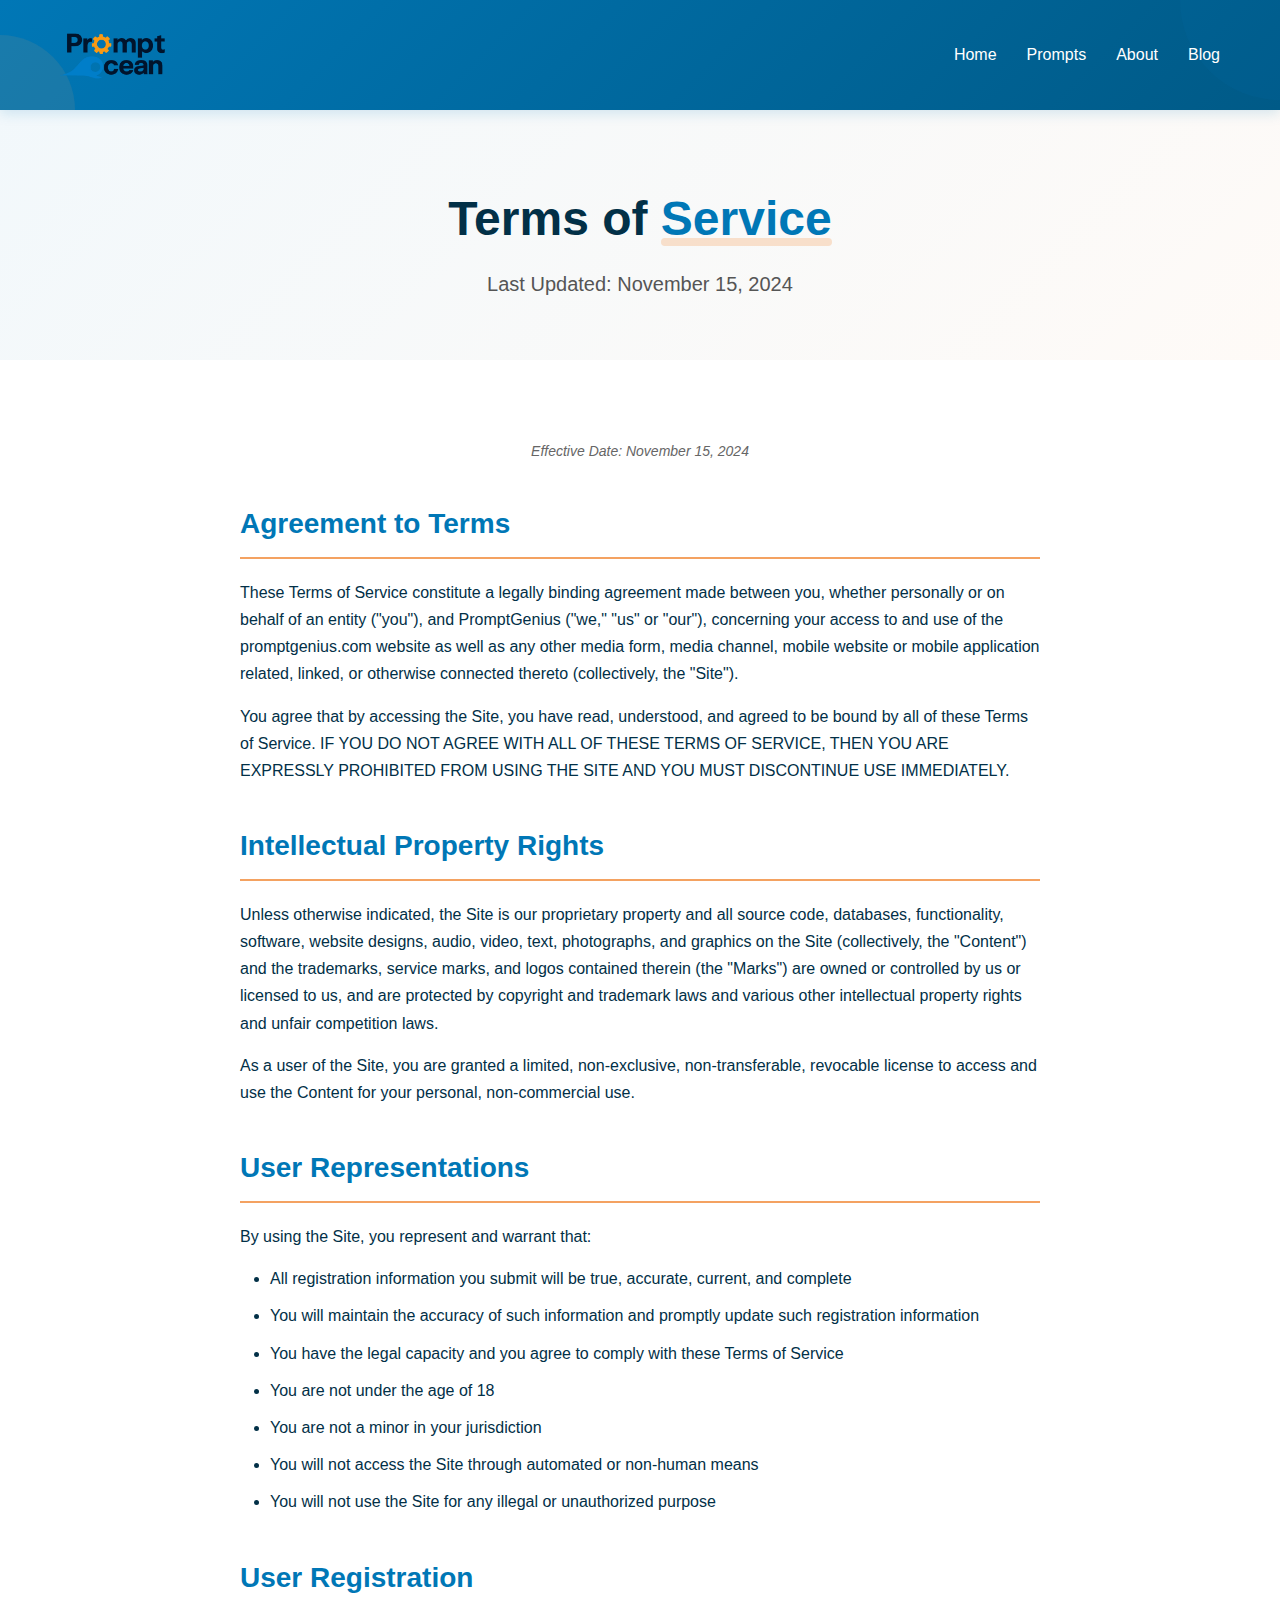
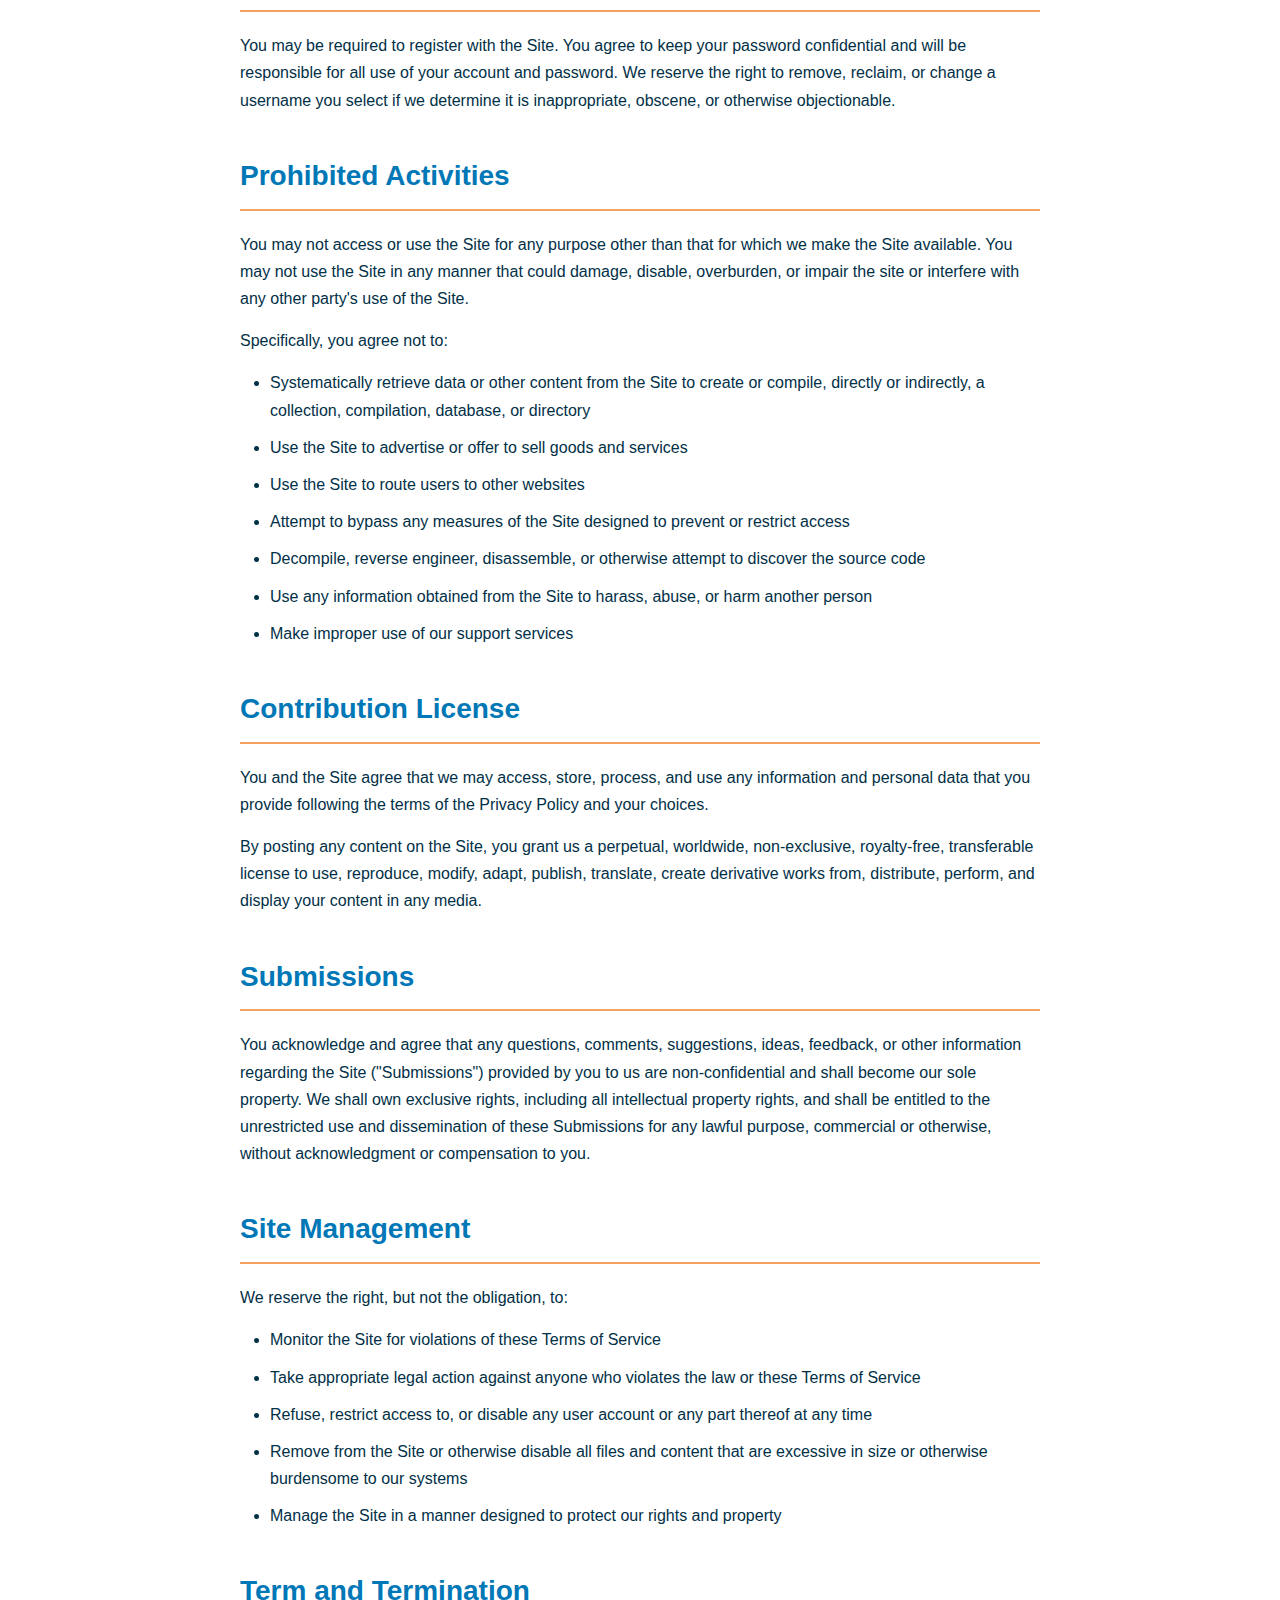
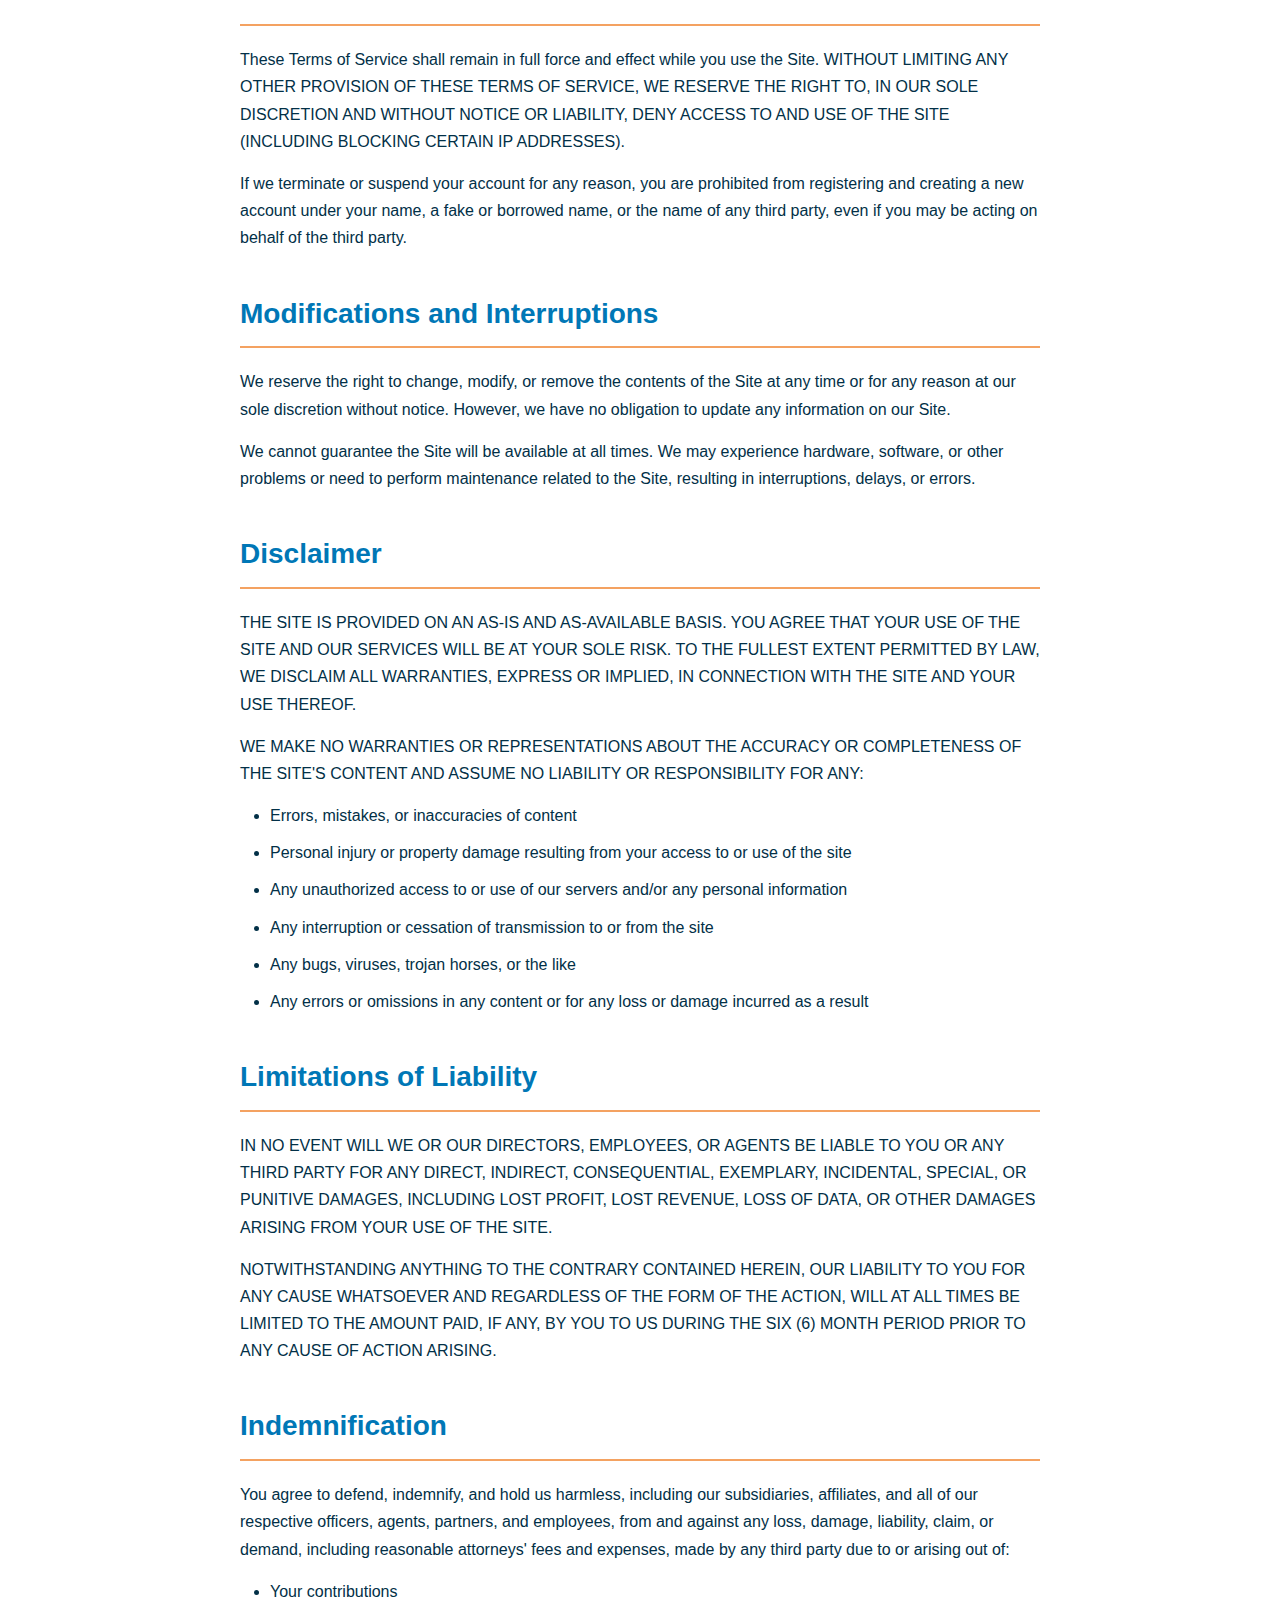
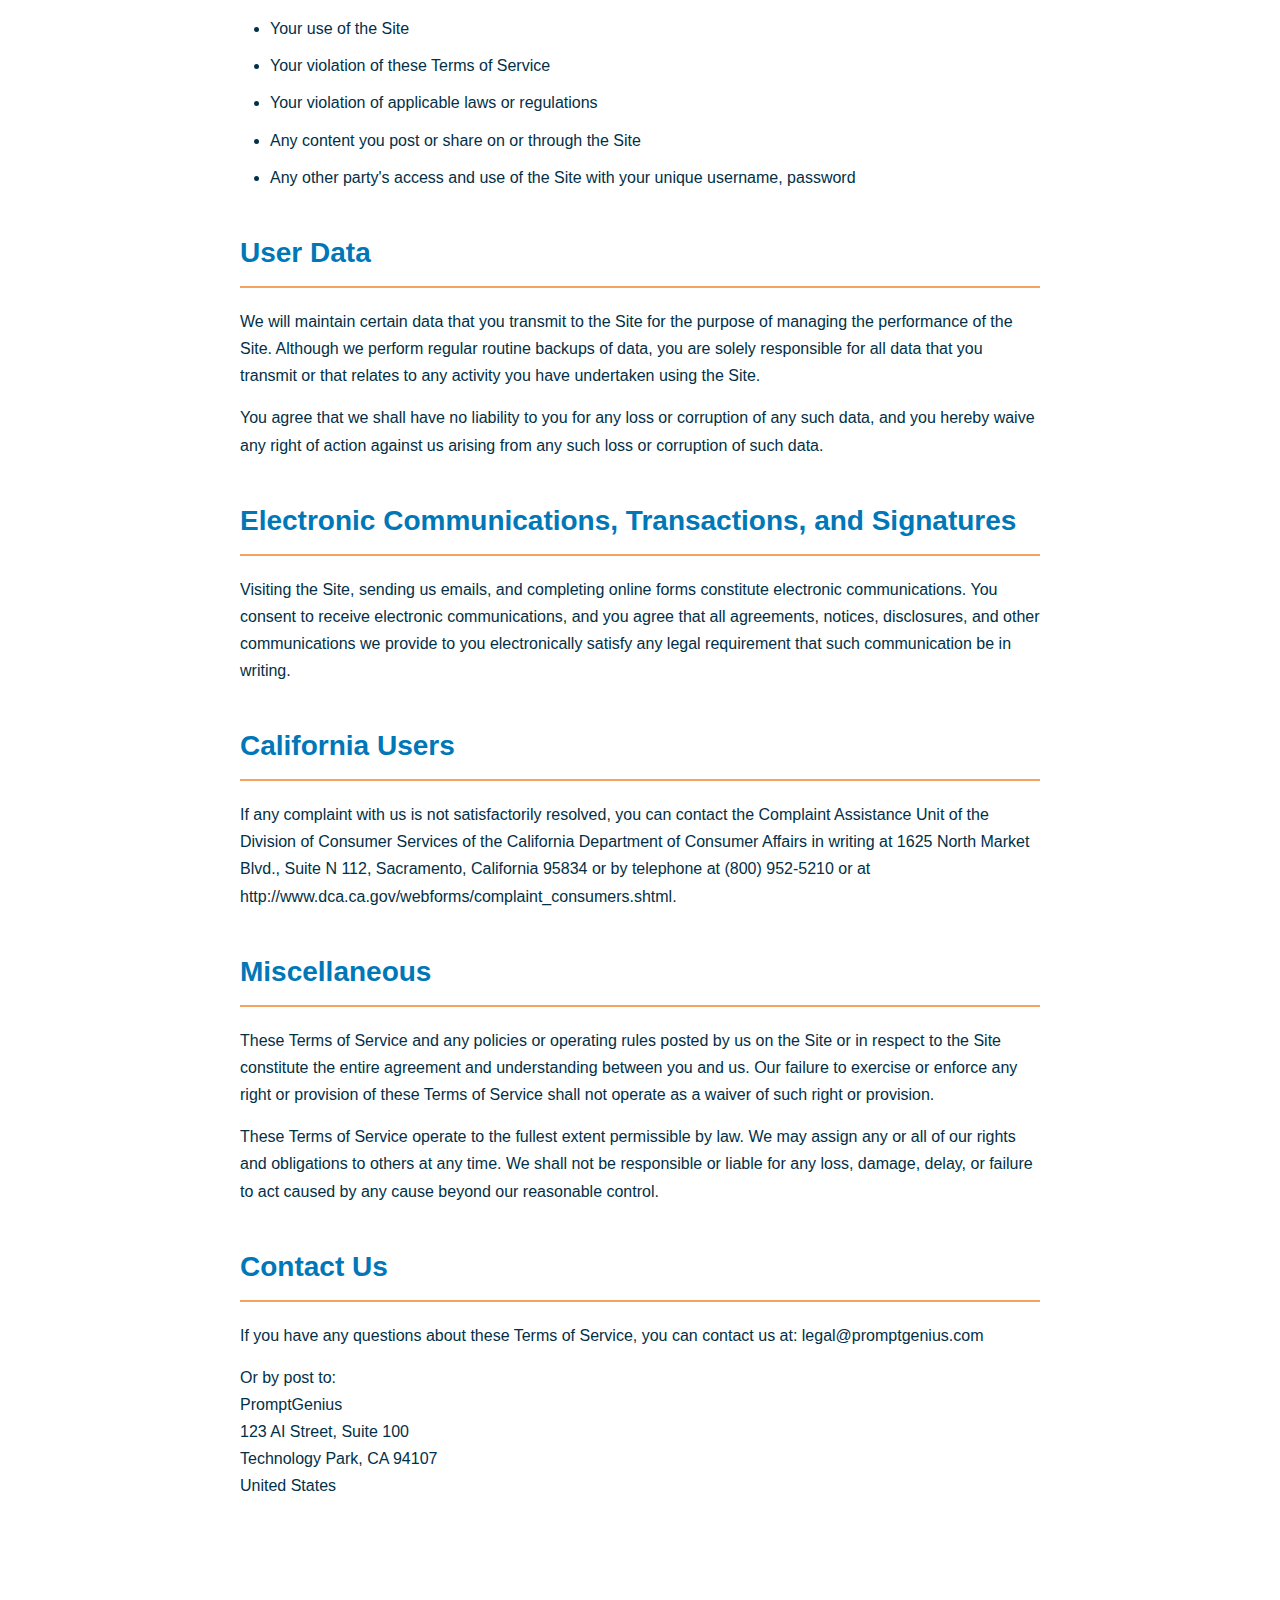
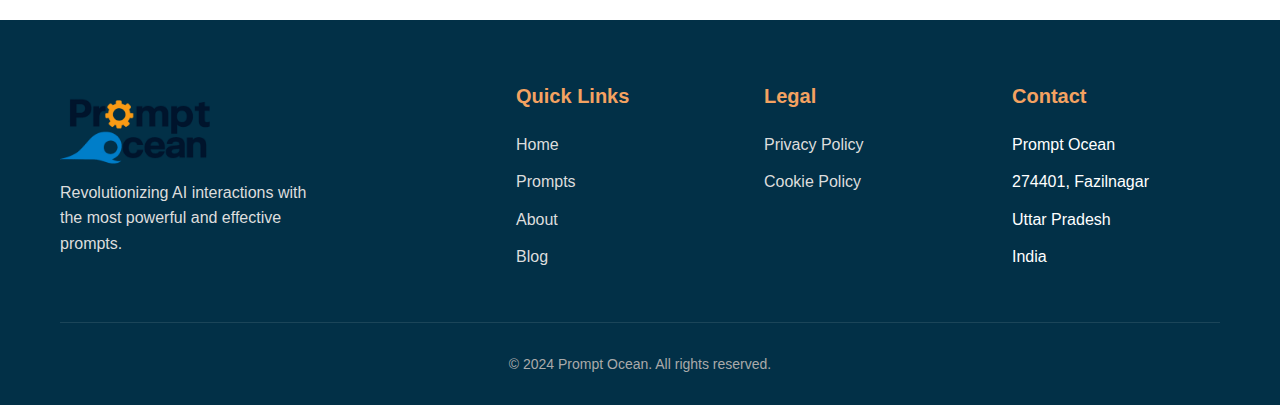
<file: terms-of-service.html>
<!DOCTYPE html>
<html lang="en">
<head>
    <meta charset="UTF-8">
    <meta name="viewport" content="width=device-width, initial-scale=1.0">
    <meta name="description" content="Terms of Service for Prompt Ocean - Understand your rights and responsibilities when using our platform.">
    <title>Terms of Service | Prompt Ocean</title>
    
    <!-- PWA Meta Tags -->
    <meta name="theme-color" content="#0077B6">
    <meta name="apple-mobile-web-app-capable" content="yes">
    <meta name="apple-mobile-web-app-status-bar-style" content="default">
    <meta name="apple-mobile-web-app-title" content="Prompt Ocean">
    <meta name="msapplication-TileColor" content="#0077B6">
    <script src="https://unpkg.com/lucide@latest/dist/umd/lucide.js"></script>
    
    <!-- Icons -->
    <link rel="icon" type="image/png" sizes="32x32" href="assets/img/favicon.png">
    <link rel="apple-touch-icon" href="assets/img/logo.png">
    <link rel="manifest" href="/manifest.json">
    <style>
        :root {
            --primary: #0077B6;
            --accent: #F4A261;
            --text: #023047;
            --white: #FFFFFF;
            --light-bg: #f8f9fa;
            --gray: #666;
            --border: #ddd;
        }

        * {
            margin: 0;
            padding: 0;
            box-sizing: border-box;
            font-family: 'Segoe UI', Tahoma, Geneva, Verdana, sans-serif;
        }

        body {
            background-color: var(--white);
            color: var(--text);
            line-height: 1.6;
            overflow-x: hidden;
        }

        .container {
            max-width: 1200px;
            margin: 0 auto;
            padding: 0 20px;
        }

        header {
            background: linear-gradient(135deg, var(--primary), #005a87);
            color: var(--white);
            padding: 20px 0;
            box-shadow: 0 4px 12px rgba(0, 119, 182, 0.15);
            position: relative;
            overflow: hidden;
            z-index: 10;
        }

        .header-content {
            display: flex;
            justify-content: space-between;
            align-items: center;
            position: relative;
            z-index: 1;
        }

        .logo {
            display: flex;
            align-items: center;
            cursor: pointer;
        }

        .logo-image {
            height: 70px;
            width: auto;
        }

        nav ul {
            display: flex;
            list-style: none;
            gap: 30px;
        }

        nav a {
            color: var(--white);
            text-decoration: none;
            font-weight: 500;
            font-size: 16px;
            transition: all 0.3s ease;
            position: relative;
        }

        nav a:hover {
            color: var(--accent);
        }

        nav a::after {
            content: '';
            position: absolute;
            bottom: -5px;
            left: 0;
            width: 0;
            height: 2px;
            background-color: var(--accent);
            transition: width 0.3s ease;
        }

        nav a:hover::after {
            width: 100%;
        }

        .hero {
            padding: 80px 0 60px;
            text-align: center;
            background: linear-gradient(135deg, rgba(0, 119, 182, 0.05) 0%, rgba(244, 162, 97, 0.05) 100%);
            position: relative;
            z-index: 1;
        }

        .hero h1 {
            font-size: 48px;
            font-weight: 800;
            margin-bottom: 20px;
            color: var(--text);
            line-height: 1.2;
        }

        .hero p {
            font-size: 20px;
            color: #555;
            max-width: 700px;
            margin: 0 auto;
        }

        .highlight {
            color: var(--primary);
            position: relative;
            display: inline-block;
        }

        .highlight::after {
            content: '';
            position: absolute;
            bottom: 2px;
            left: 0;
            width: 100%;
            height: 8px;
            background-color: rgba(244, 162, 97, 0.3);
            z-index: -1;
            border-radius: 4px;
        }

        main {
            padding: 80px 0;
            background-color: var(--white);
        }

        .policy-content {
            max-width: 800px;
            margin: 0 auto;
        }

        .section {
            margin-bottom: 40px;
        }

        .section h2 {
            font-size: 28px;
            color: var(--primary);
            margin-bottom: 20px;
            padding-bottom: 10px;
            border-bottom: 2px solid var(--accent);
        }

        .section h3 {
            font-size: 22px;
            color: var(--text);
            margin: 25px 0 15px 0;
        }

        .section p {
            margin-bottom: 15px;
            font-size: 16px;
            line-height: 1.7;
        }

        .section ul {
            margin: 15px 0 15px 30px;
        }

        .section ul li {
            margin-bottom: 10px;
            font-size: 16px;
            line-height: 1.7;
        }

        .last-updated {
            text-align: center;
            font-size: 14px;
            color: var(--gray);
            margin-bottom: 40px;
            font-style: italic;
        }

        /* Footer */
footer {
    background: var(--text);
    color: var(--white);
    padding: 60px 0 30px;
    position: relative;
    z-index: 1;
}

.footer-content {
    display: grid;
    grid-template-columns: 2fr 1fr 1fr 1fr;
    gap: 40px;
    margin-bottom: 40px;
    align-items: flex-start;
}

.footer-column {
    min-width: 200px;
}

.footer-column h3 {
    font-size: 20px;
    margin-bottom: 20px;
    color: var(--accent);
}

.footer-column ul {
    list-style: none;
    padding: 0;
    margin: 0;
}

.footer-column ul li {
    margin-bottom: 12px;
}

.footer-column a {
    color: #ddd;
    text-decoration: none;
    transition: all 0.3s ease;
}

.footer-column a:hover {
    color: var(--accent);
    padding-left: 5px;
}

.social-icons {
    display: flex;
    gap: 15px;
    margin-top: 20px;
}

.social-icons a {
    display: flex;
    align-items: center;
    justify-content: center;
    width: 40px;
    height: 40px;
    background: rgba(255, 255, 255, 0.1);
    border-radius: 50%;
    transition: all 0.3s ease;
}

.social-icons a:hover {
    background: var(--accent);
    transform: translateY(-3px);
}

.copyright {
    text-align: center;
    padding-top: 30px;
    border-top: 1px solid rgba(255, 255, 255, 0.1);
    color: #aaa;
    font-size: 14px;
}

.footer-logo {
    height: 100px;
}

.floating-element {
    position: absolute;
    opacity: 0.1;
    z-index: 0;
}

.circle-1 {
    width: 200px;
    height: 200px;
    border-radius: 50%;
    background: var(--primary);
    top: -100px;
    right: -100px;
}

.circle-2 {
    width: 150px;
    height: 150px;
    border-radius: 50%;
    background: var(--accent);
    bottom: -75px;
    left: -75px;
}

/* Mobile Responsive Footer */
@media (max-width: 1024px) {
    .footer-content {
        grid-template-columns: 1.5fr 1fr 1fr 1fr;
        gap: 25px;
    }
}

@media (max-width: 768px) {
    footer {
        padding: 40px 0 20px;
    }
    .footer-content {
        display: flex;
        flex-direction: column;
        gap: 30px;
        text-align: center;
        align-items: center;
    }
    .footer-column {
        margin-bottom: 20px;
        min-width: 0;
    }
    .footer-column h3 {
        text-align: center;
        margin-bottom: 15px;
    }
    .footer-column ul li {
        text-align: center;
    }
    .social-icons {
        justify-content: center;
    }
}

@media (max-width: 480px) {
    footer {
        padding: 30px 0 15px;
    }
    .footer-content {
        gap: 25px;
    }
    .footer-column h3 {
        font-size: 18px;
    }
    .footer-column ul li {
        margin-bottom: 10px;
    }
    .social-icons {
        justify-content: center;
    }
}
    </style>
</head>
<body>
    <header>
        <div class="container">
            <div class="header-content">
                <div class="logo" onclick="window.location.href='index.html'">
                    <img src="assets/img/logo.png" alt="PromptGenius Logo" class="logo-image">
                </div>
                <nav>
                    <ul>
                        <li><a href="index.html">Home</a></li>
                        <li><a href="prompts.html">Prompts</a></li>
                        <li><a href="about.html">About</a></li>
                        <li><a href="blog.html">Blog</a></li>
                    </ul>
                </nav>
            </div>
        </div>
        <div class="floating-element circle-1"></div>
        <div class="floating-element circle-2"></div>
    </header>

    <section class="hero">
        <div class="container">
            <h1>Terms of <span class="highlight">Service</span></h1>
            <p>Last Updated: November 15, 2024</p>
        </div>
    </section>

    <main>
        <div class="container">
            <div class="policy-content">
                <p class="last-updated">Effective Date: November 15, 2024</p>

                <div class="section">
                    <h2>Agreement to Terms</h2>
                    <p>These Terms of Service constitute a legally binding agreement made between you, whether personally or on behalf of an entity ("you"), and PromptGenius ("we," "us" or "our"), concerning your access to and use of the promptgenius.com website as well as any other media form, media channel, mobile website or mobile application related, linked, or otherwise connected thereto (collectively, the "Site").</p>
                    <p>You agree that by accessing the Site, you have read, understood, and agreed to be bound by all of these Terms of Service. IF YOU DO NOT AGREE WITH ALL OF THESE TERMS OF SERVICE, THEN YOU ARE EXPRESSLY PROHIBITED FROM USING THE SITE AND YOU MUST DISCONTINUE USE IMMEDIATELY.</p>
                </div>

                <div class="section">
                    <h2>Intellectual Property Rights</h2>
                    <p>Unless otherwise indicated, the Site is our proprietary property and all source code, databases, functionality, software, website designs, audio, video, text, photographs, and graphics on the Site (collectively, the "Content") and the trademarks, service marks, and logos contained therein (the "Marks") are owned or controlled by us or licensed to us, and are protected by copyright and trademark laws and various other intellectual property rights and unfair competition laws.</p>
                    <p>As a user of the Site, you are granted a limited, non-exclusive, non-transferable, revocable license to access and use the Content for your personal, non-commercial use.</p>
                </div>

                <div class="section">
                    <h2>User Representations</h2>
                    <p>By using the Site, you represent and warrant that:</p>
                    <ul>
                        <li>All registration information you submit will be true, accurate, current, and complete</li>
                        <li>You will maintain the accuracy of such information and promptly update such registration information</li>
                        <li>You have the legal capacity and you agree to comply with these Terms of Service</li>
                        <li>You are not under the age of 18</li>
                        <li>You are not a minor in your jurisdiction</li>
                        <li>You will not access the Site through automated or non-human means</li>
                        <li>You will not use the Site for any illegal or unauthorized purpose</li>
                    </ul>
                </div>

                <div class="section">
                    <h2>User Registration</h2>
                    <p>You may be required to register with the Site. You agree to keep your password confidential and will be responsible for all use of your account and password. We reserve the right to remove, reclaim, or change a username you select if we determine it is inappropriate, obscene, or otherwise objectionable.</p>
                </div>

                <div class="section">
                    <h2>Prohibited Activities</h2>
                    <p>You may not access or use the Site for any purpose other than that for which we make the Site available. You may not use the Site in any manner that could damage, disable, overburden, or impair the site or interfere with any other party's use of the Site.</p>
                    <p>Specifically, you agree not to:</p>
                    <ul>
                        <li>Systematically retrieve data or other content from the Site to create or compile, directly or indirectly, a collection, compilation, database, or directory</li>
                        <li>Use the Site to advertise or offer to sell goods and services</li>
                        <li>Use the Site to route users to other websites</li>
                        <li>Attempt to bypass any measures of the Site designed to prevent or restrict access</li>
                        <li>Decompile, reverse engineer, disassemble, or otherwise attempt to discover the source code</li>
                        <li>Use any information obtained from the Site to harass, abuse, or harm another person</li>
                        <li>Make improper use of our support services</li>
                    </ul>
                </div>

                <div class="section">
                    <h2>Contribution License</h2>
                    <p>You and the Site agree that we may access, store, process, and use any information and personal data that you provide following the terms of the Privacy Policy and your choices.</p>
                    <p>By posting any content on the Site, you grant us a perpetual, worldwide, non-exclusive, royalty-free, transferable license to use, reproduce, modify, adapt, publish, translate, create derivative works from, distribute, perform, and display your content in any media.</p>
                </div>

                <div class="section">
                    <h2>Submissions</h2>
                    <p>You acknowledge and agree that any questions, comments, suggestions, ideas, feedback, or other information regarding the Site ("Submissions") provided by you to us are non-confidential and shall become our sole property. We shall own exclusive rights, including all intellectual property rights, and shall be entitled to the unrestricted use and dissemination of these Submissions for any lawful purpose, commercial or otherwise, without acknowledgment or compensation to you.</p>
                </div>

                <div class="section">
                    <h2>Site Management</h2>
                    <p>We reserve the right, but not the obligation, to:</p>
                    <ul>
                        <li>Monitor the Site for violations of these Terms of Service</li>
                        <li>Take appropriate legal action against anyone who violates the law or these Terms of Service</li>
                        <li>Refuse, restrict access to, or disable any user account or any part thereof at any time</li>
                        <li>Remove from the Site or otherwise disable all files and content that are excessive in size or otherwise burdensome to our systems</li>
                        <li>Manage the Site in a manner designed to protect our rights and property</li>
                    </ul>
                </div>

                <div class="section">
                    <h2>Term and Termination</h2>
                    <p>These Terms of Service shall remain in full force and effect while you use the Site. WITHOUT LIMITING ANY OTHER PROVISION OF THESE TERMS OF SERVICE, WE RESERVE THE RIGHT TO, IN OUR SOLE DISCRETION AND WITHOUT NOTICE OR LIABILITY, DENY ACCESS TO AND USE OF THE SITE (INCLUDING BLOCKING CERTAIN IP ADDRESSES).</p>
                    <p>If we terminate or suspend your account for any reason, you are prohibited from registering and creating a new account under your name, a fake or borrowed name, or the name of any third party, even if you may be acting on behalf of the third party.</p>
                </div>

                <div class="section">
                    <h2>Modifications and Interruptions</h2>
                    <p>We reserve the right to change, modify, or remove the contents of the Site at any time or for any reason at our sole discretion without notice. However, we have no obligation to update any information on our Site.</p>
                    <p>We cannot guarantee the Site will be available at all times. We may experience hardware, software, or other problems or need to perform maintenance related to the Site, resulting in interruptions, delays, or errors.</p>
                </div>

                <div class="section">
                    <h2>Disclaimer</h2>
                    <p>THE SITE IS PROVIDED ON AN AS-IS AND AS-AVAILABLE BASIS. YOU AGREE THAT YOUR USE OF THE SITE AND OUR SERVICES WILL BE AT YOUR SOLE RISK. TO THE FULLEST EXTENT PERMITTED BY LAW, WE DISCLAIM ALL WARRANTIES, EXPRESS OR IMPLIED, IN CONNECTION WITH THE SITE AND YOUR USE THEREOF.</p>
                    <p>WE MAKE NO WARRANTIES OR REPRESENTATIONS ABOUT THE ACCURACY OR COMPLETENESS OF THE SITE'S CONTENT AND ASSUME NO LIABILITY OR RESPONSIBILITY FOR ANY:</p>
                    <ul>
                        <li>Errors, mistakes, or inaccuracies of content</li>
                        <li>Personal injury or property damage resulting from your access to or use of the site</li>
                        <li>Any unauthorized access to or use of our servers and/or any personal information</li>
                        <li>Any interruption or cessation of transmission to or from the site</li>
                        <li>Any bugs, viruses, trojan horses, or the like</li>
                        <li>Any errors or omissions in any content or for any loss or damage incurred as a result</li>
                    </ul>
                </div>

                <div class="section">
                    <h2>Limitations of Liability</h2>
                    <p>IN NO EVENT WILL WE OR OUR DIRECTORS, EMPLOYEES, OR AGENTS BE LIABLE TO YOU OR ANY THIRD PARTY FOR ANY DIRECT, INDIRECT, CONSEQUENTIAL, EXEMPLARY, INCIDENTAL, SPECIAL, OR PUNITIVE DAMAGES, INCLUDING LOST PROFIT, LOST REVENUE, LOSS OF DATA, OR OTHER DAMAGES ARISING FROM YOUR USE OF THE SITE.</p>
                    <p>NOTWITHSTANDING ANYTHING TO THE CONTRARY CONTAINED HEREIN, OUR LIABILITY TO YOU FOR ANY CAUSE WHATSOEVER AND REGARDLESS OF THE FORM OF THE ACTION, WILL AT ALL TIMES BE LIMITED TO THE AMOUNT PAID, IF ANY, BY YOU TO US DURING THE SIX (6) MONTH PERIOD PRIOR TO ANY CAUSE OF ACTION ARISING.</p>
                </div>

                <div class="section">
                    <h2>Indemnification</h2>
                    <p>You agree to defend, indemnify, and hold us harmless, including our subsidiaries, affiliates, and all of our respective officers, agents, partners, and employees, from and against any loss, damage, liability, claim, or demand, including reasonable attorneys' fees and expenses, made by any third party due to or arising out of:</p>
                    <ul>
                        <li>Your contributions</li>
                        <li>Your use of the Site</li>
                        <li>Your violation of these Terms of Service</li>
                        <li>Your violation of applicable laws or regulations</li>
                        <li>Any content you post or share on or through the Site</li>
                        <li>Any other party's access and use of the Site with your unique username, password</li>
                    </ul>
                </div>

                <div class="section">
                    <h2>User Data</h2>
                    <p>We will maintain certain data that you transmit to the Site for the purpose of managing the performance of the Site. Although we perform regular routine backups of data, you are solely responsible for all data that you transmit or that relates to any activity you have undertaken using the Site.</p>
                    <p>You agree that we shall have no liability to you for any loss or corruption of any such data, and you hereby waive any right of action against us arising from any such loss or corruption of such data.</p>
                </div>

                <div class="section">
                    <h2>Electronic Communications, Transactions, and Signatures</h2>
                    <p>Visiting the Site, sending us emails, and completing online forms constitute electronic communications. You consent to receive electronic communications, and you agree that all agreements, notices, disclosures, and other communications we provide to you electronically satisfy any legal requirement that such communication be in writing.</p>
                </div>

                <div class="section">
                    <h2>California Users</h2>
                    <p>If any complaint with us is not satisfactorily resolved, you can contact the Complaint Assistance Unit of the Division of Consumer Services of the California Department of Consumer Affairs in writing at 1625 North Market Blvd., Suite N 112, Sacramento, California 95834 or by telephone at (800) 952-5210 or at http://www.dca.ca.gov/webforms/complaint_consumers.shtml.</p>
                </div>

                <div class="section">
                    <h2>Miscellaneous</h2>
                    <p>These Terms of Service and any policies or operating rules posted by us on the Site or in respect to the Site constitute the entire agreement and understanding between you and us. Our failure to exercise or enforce any right or provision of these Terms of Service shall not operate as a waiver of such right or provision.</p>
                    <p>These Terms of Service operate to the fullest extent permissible by law. We may assign any or all of our rights and obligations to others at any time. We shall not be responsible or liable for any loss, damage, delay, or failure to act caused by any cause beyond our reasonable control.</p>
                </div>

                <div class="section">
                    <h2>Contact Us</h2>
                    <p>If you have any questions about these Terms of Service, you can contact us at: legal@promptgenius.com</p>
                    <p>Or by post to:<br>
                    PromptGenius<br>
                    123 AI Street, Suite 100<br>
                    Technology Park, CA 94107<br>
                    United States</p>
                </div>
            </div>
        </div>
    </main>

    <footer>
        <div class="container">
            <div class="footer-content">
                <div class="footer-column">
                    <div class="logo" onclick="window.location.href='index.html'" style="cursor: pointer;">
                        <img src="assets/img/logo.png" alt="Prompt Ocean Logo" class="logo-image footer-logo" style="height:100px;">
                    </div>
                    <p style="color: #ddd; margin-bottom: 20px; max-width: 250px;">Revolutionizing AI interactions with the most powerful and effective prompts.</p>
                </div>
                <div class="footer-column">
                    <h3>Quick Links</h3>
                    <ul>
                        <li><a href="index.html">Home</a></li>
                        <li><a href="prompts.html">Prompts</a></li>
                        <li><a href="about.html">About</a></li>
                        <li><a href="blog.html">Blog</a></li>
                    </ul>
                </div>
                <div class="footer-column">
                    <h3>Legal</h3>
                    <ul>
                        <li><a href="privacy-policy.html">Privacy Policy</a></li>
                        <li><a href="cookie-policy.html">Cookie Policy</a></li>
                    </ul>
                </div>
                <div class="footer-column">
                    <h3>Contact</h3>
                    <ul>
                        <li>Prompt Ocean</li>
                        <li>274401, Fazilnagar</li>
                        <li>Uttar Pradesh</li>
                        <li>India</li>
                    </ul>
                </div>
            </div>
            <div class="copyright">
                &copy; 2024 Prompt Ocean. All rights reserved.
            </div>
        </div>
    </footer>

    <script>
        // Logo click functionality
        document.querySelectorAll('.logo').forEach(logo => {
            logo.addEventListener('click', function() {
                window.location.href = 'index.html';
            });
        });

        // Smooth scrolling for navigation links
        document.querySelectorAll('a[href^="#"]').forEach(anchor => {
            anchor.addEventListener('click', function (e) {
                e.preventDefault();
                const target = document.querySelector(this.getAttribute('href'));
                if (target) {
                    window.scrollTo({
                        top: target.offsetTop - 100,
                        behavior: 'smooth'
                    });
                }
            });
        });
    </script>
</body>
</html>
</file>
